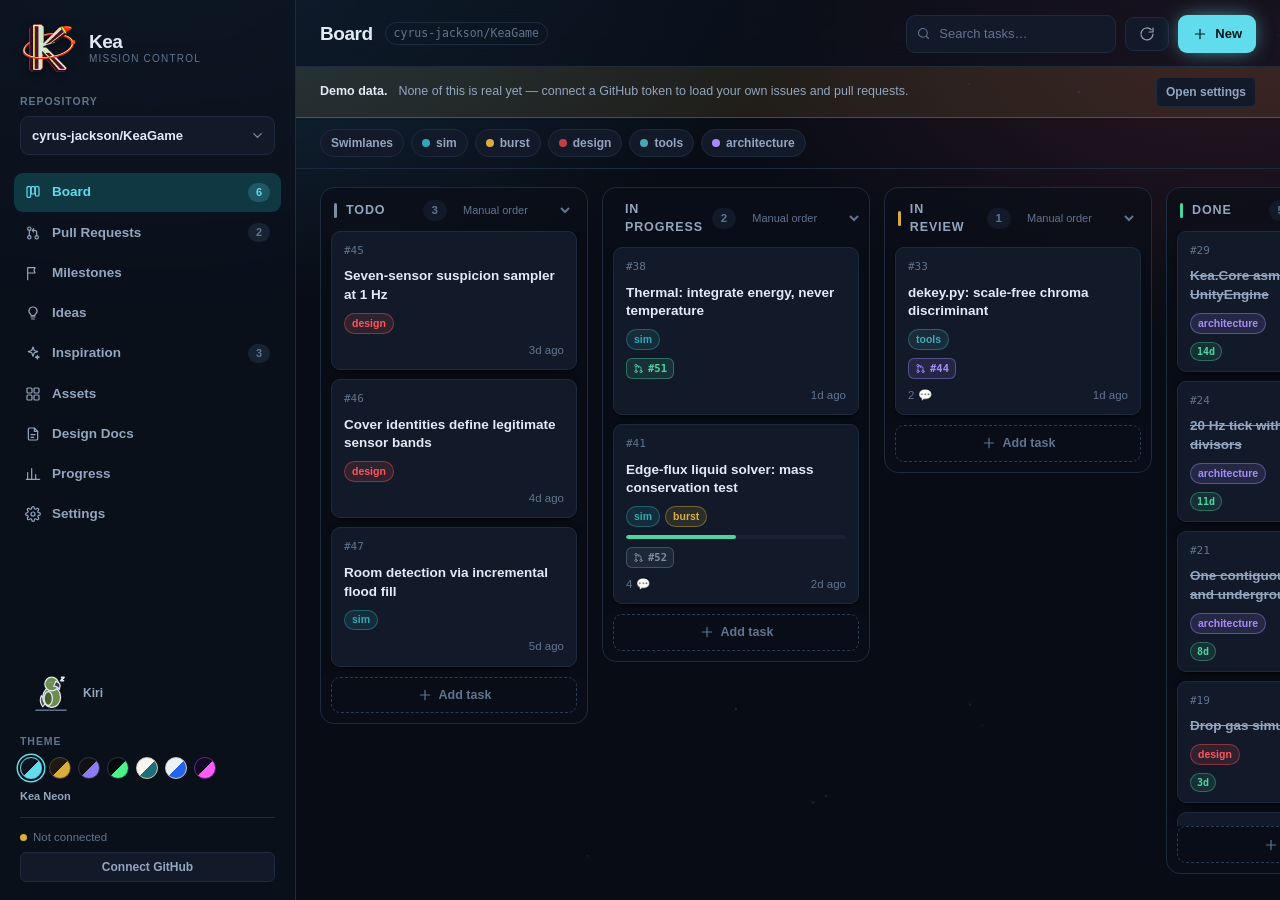
<file: index.html>
<!DOCTYPE html>
<html lang="en" data-theme="neon">
<head>
<meta charset="utf-8">
<meta name="viewport" content="width=device-width, initial-scale=1">
<title>Kea Mission Control</title>
<meta name="description" content="A GitHub-backed board for tasks, pull requests and inspiration.">
<meta name="color-scheme" content="dark light">
<link rel="icon" href="favicon.ico" sizes="any">
<link rel="icon" type="image/png" sizes="32x32" href="assets/logo/k-32.png">
<link rel="icon" type="image/png" sizes="512x512" href="assets/logo/k-512.png">
<link rel="apple-touch-icon" href="assets/logo/apple-touch-icon.png">
<meta property="og:title" content="Kea Mission Control">
<meta property="og:description" content="A GitHub-backed board for tasks, pull requests and inspiration.">
<meta property="og:image" content="assets/logo/kea-wordmark-720.png">
<meta name="twitter:card" content="summary_large_image">
<link rel="stylesheet" href="assets/app.css">
</head>
<body>

<svg class="sprite" aria-hidden="true">
  <symbol id="i-board" viewBox="0 0 24 24"><rect x="3" y="4" width="5.5" height="16" rx="1.5"/><rect x="9.25" y="4" width="5.5" height="11" rx="1.5"/><rect x="15.5" y="4" width="5.5" height="14" rx="1.5"/></symbol>
  <symbol id="i-pr" viewBox="0 0 24 24"><circle cx="6.5" cy="5.5" r="2.5"/><circle cx="6.5" cy="18.5" r="2.5"/><circle cx="17.5" cy="18.5" r="2.5"/><path d="M6.5 8v8M17.5 16v-5a3 3 0 0 0-3-3h-3.5"/><path d="M13 5.5 11 8l2 2.5"/></symbol>
  <symbol id="i-spark" viewBox="0 0 24 24"><path d="M12 3l1.9 5.3L19 10l-5.1 1.7L12 17l-1.9-5.3L5 10l5.1-1.7z"/><path d="M18.5 15.5l.7 2 2 .7-2 .7-.7 2-.7-2-2-.7 2-.7z"/></symbol>
  <symbol id="i-chart" viewBox="0 0 24 24"><path d="M4 20V10M10 20V4M16 20v-7M22 20H2"/></symbol>
  <symbol id="i-cog" viewBox="0 0 24 24"><circle cx="12" cy="12" r="3"/><path d="M19.4 15a1.6 1.6 0 0 0 .3 1.8l.1.1a2 2 0 1 1-2.8 2.8l-.1-.1a1.6 1.6 0 0 0-1.8-.3 1.6 1.6 0 0 0-1 1.5V21a2 2 0 1 1-4 0v-.1A1.6 1.6 0 0 0 9 19.4a1.6 1.6 0 0 0-1.8.3l-.1.1a2 2 0 1 1-2.8-2.8l.1-.1a1.6 1.6 0 0 0 .3-1.8 1.6 1.6 0 0 0-1.5-1H3a2 2 0 1 1 0-4h.1A1.6 1.6 0 0 0 4.6 9a1.6 1.6 0 0 0-.3-1.8l-.1-.1a2 2 0 1 1 2.8-2.8l.1.1a1.6 1.6 0 0 0 1.8.3H9a1.6 1.6 0 0 0 1-1.5V3a2 2 0 1 1 4 0v.1a1.6 1.6 0 0 0 1 1.5 1.6 1.6 0 0 0 1.8-.3l.1-.1a2 2 0 1 1 2.8 2.8l-.1.1a1.6 1.6 0 0 0-.3 1.8V9a1.6 1.6 0 0 0 1.5 1H21a2 2 0 1 1 0 4h-.1a1.6 1.6 0 0 0-1.5 1z"/></symbol>
  <symbol id="i-plus" viewBox="0 0 24 24"><path d="M12 5v14M5 12h14"/></symbol>
  <symbol id="i-refresh" viewBox="0 0 24 24"><path d="M21 12a9 9 0 1 1-2.6-6.4"/><path d="M21 3v6h-6"/></symbol>
  <symbol id="i-search" viewBox="0 0 24 24"><circle cx="11" cy="11" r="7"/><path d="M20 20l-3.6-3.6"/></symbol>
  <symbol id="i-x" viewBox="0 0 24 24"><path d="M18 6 6 18M6 6l12 12"/></symbol>
  <symbol id="i-block" viewBox="0 0 24 24"><circle cx="12" cy="12" r="8.5"/><path d="M6.2 6.2l11.6 11.6"/></symbol>
  <symbol id="i-link" viewBox="0 0 24 24"><path d="M10 13a5 5 0 0 0 7.5.5l3-3A5 5 0 0 0 13.4 3.4l-1.7 1.7"/><path d="M14 11a5 5 0 0 0-7.5-.5l-3 3A5 5 0 0 0 10.6 20.6l1.7-1.7"/></symbol>
  <symbol id="i-image" viewBox="0 0 24 24"><rect x="3" y="4" width="18" height="16" rx="2"/><circle cx="8.5" cy="9.5" r="1.8"/><path d="m21 16-5-5-6.5 7"/></symbol>
  <symbol id="i-trash" viewBox="0 0 24 24"><path d="M4 7h16M10 11v6M14 11v6"/><path d="M6 7l1 13h10l1-13M9 7V4h6v3"/></symbol>
  <symbol id="i-check" viewBox="0 0 24 24"><path d="M20 6 9 17l-5-5"/></symbol>
  <symbol id="i-external" viewBox="0 0 24 24"><path d="M14 4h6v6M20 4l-9 9"/><path d="M18 14v5a2 2 0 0 1-2 2H5a2 2 0 0 1-2-2V8a2 2 0 0 1 2-2h5"/></symbol>
  <symbol id="i-github" viewBox="0 0 24 24"><path d="M12 2a10 10 0 0 0-3.2 19.5c.5.1.7-.2.7-.5v-1.8c-2.8.6-3.4-1.3-3.4-1.3-.5-1.2-1.1-1.5-1.1-1.5-.9-.6.1-.6.1-.6 1 .1 1.5 1 1.5 1 .9 1.6 2.4 1.1 3 .9.1-.7.4-1.1.6-1.4-2.2-.3-4.6-1.1-4.6-5 0-1.1.4-2 1-2.7-.1-.3-.4-1.3.1-2.7 0 0 .8-.3 2.7 1a9.4 9.4 0 0 1 5 0c1.9-1.3 2.7-1 2.7-1 .5 1.4.2 2.4.1 2.7.6.7 1 1.6 1 2.7 0 3.9-2.4 4.7-4.6 5 .4.3.7.9.7 1.9v2.8c0 .3.2.6.7.5A10 10 0 0 0 12 2z" fill="currentColor" stroke="none"/></symbol>
  <symbol id="i-bulb" viewBox="0 0 24 24"><path d="M9 18h6M10 21h4"/><path d="M12 3a6 6 0 0 0-3.5 10.9c.5.4.8 1 .8 1.6V16h5.4v-.5c0-.6.3-1.2.8-1.6A6 6 0 0 0 12 3z"/></symbol>
  <symbol id="i-grid" viewBox="0 0 24 24"><rect x="3" y="3" width="7.5" height="7.5" rx="1.5"/><rect x="13.5" y="3" width="7.5" height="7.5" rx="1.5"/><rect x="3" y="13.5" width="7.5" height="7.5" rx="1.5"/><rect x="13.5" y="13.5" width="7.5" height="7.5" rx="1.5"/></symbol>
  <symbol id="i-flag" viewBox="0 0 24 24"><path d="M4 22V4M4 4h11l-1.5 4L15 12H4"/></symbol>
  <symbol id="i-doc" viewBox="0 0 24 24"><path d="M14 3H7a2 2 0 0 0-2 2v14a2 2 0 0 0 2 2h10a2 2 0 0 0 2-2V8z"/><path d="M14 3v5h5M9 13h6M9 17h4"/></symbol>
  <symbol id="i-copy" viewBox="0 0 24 24"><rect x="9" y="9" width="12" height="12" rx="2"/><path d="M5 15H4a2 2 0 0 1-2-2V4a2 2 0 0 1 2-2h9a2 2 0 0 1 2 2v1"/></symbol>
  <symbol id="i-bolt" viewBox="0 0 24 24"><path d="M13 2 4 14h7l-1 8 9-12h-7z"/></symbol>
  <symbol id="i-menu" viewBox="0 0 24 24"><path d="M4 6h16M4 12h16M4 18h16"/></symbol>
  <symbol id="i-drag" viewBox="0 0 24 24"><circle cx="9" cy="6" r="1.4" fill="currentColor" stroke="none"/><circle cx="15" cy="6" r="1.4" fill="currentColor" stroke="none"/><circle cx="9" cy="12" r="1.4" fill="currentColor" stroke="none"/><circle cx="15" cy="12" r="1.4" fill="currentColor" stroke="none"/><circle cx="9" cy="18" r="1.4" fill="currentColor" stroke="none"/><circle cx="15" cy="18" r="1.4" fill="currentColor" stroke="none"/></symbol>
</svg>

<div class="app" id="app">

  <aside class="sidebar">
    <div class="brand">
      <i class="k-mark" id="kMark" aria-hidden="true"></i>
      <div class="brand-text"><b>Kea</b><span>mission control</span></div>
    </div>

    <div class="repo-picker">
      <label class="micro">Repository</label>
      <select id="repoSelect" class="select"></select>
    </div>

    <nav class="nav" id="nav">
      <button class="nav-item is-active" data-view="board"><svg><use href="#i-board"/></svg><span>Board</span><i class="nav-count" id="cntBoard"></i></button>
      <button class="nav-item" data-view="prs"><svg><use href="#i-pr"/></svg><span>Pull Requests</span><i class="nav-count" id="cntPrs"></i></button>
      <button class="nav-item" data-view="milestones"><svg><use href="#i-flag"/></svg><span>Milestones</span><i class="nav-count" id="cntMs"></i></button>
      <button class="nav-item" data-view="ideas"><svg><use href="#i-bulb"/></svg><span>Ideas</span><i class="nav-count" id="cntIdeas"></i></button>
      <button class="nav-item" data-view="inspiration"><svg><use href="#i-spark"/></svg><span>Inspiration</span><i class="nav-count" id="cntInsp"></i></button>
      <button class="nav-item" data-view="assets"><svg><use href="#i-grid"/></svg><span>Assets</span><i class="nav-count" id="cntAssets"></i></button>
      <button class="nav-item" data-view="docs"><svg><use href="#i-doc"/></svg><span>Design Docs</span></button>
      <button class="nav-item" data-view="progress"><svg><use href="#i-chart"/></svg><span>Progress</span></button>
      <button class="nav-item" data-view="settings"><svg><use href="#i-cog"/></svg><span>Settings</span></button>
    </nav>

    <div class="sidebar-foot">
      <button class="pet" id="pet" title="Kiri">
        <svg viewBox="0 0 64 64" aria-hidden="true">
          <line x1="10" y1="57" x2="54" y2="57" class="pet-perch"/>
          <path d="M20 52 Q14 44 18 36 L26 44 Z" class="pet-tail"/>
          <ellipse cx="33" cy="38" rx="13" ry="15" class="pet-body"/>
          <ellipse cx="28" cy="40" rx="6" ry="10" class="pet-wing"/>
          <g class="pet-wing-l"><path d="M27 30 L7 20 Q4 19 6 22 L21 41 Q26 39 27 34 Z"/></g>
          <circle cx="33" cy="19" r="10" class="pet-body"/>
          <path d="M39 15 Q48 17 44 27 Q42 22 36 22 Z" class="pet-beak"/>
          <g class="pet-eye"><circle cx="30" cy="17" r="2.4" class="pet-eye-ball"/><circle cx="30.8" cy="16.2" r="0.8" class="pet-eye-glint"/></g>
          <path d="M29 53 L29 57 M37 53 L37 57" class="pet-feet"/>
          <text x="46" y="14" class="pet-zzz">z</text>
        </svg>
        <span class="pet-name" id="petName">Kiri</span>
      </button>
      <div class="theme-row">
        <label class="micro">Theme</label>
        <div class="theme-dots" id="themeDots"></div>
      </div>
      <div class="conn" id="conn"></div>
    </div>
  </aside>

  <main class="main">
    <header class="topbar">
      <div class="topbar-left">
        <button class="btn btn-ghost menu-btn" id="btnMenu" aria-label="Menu"><svg><use href="#i-menu"/></svg></button>
        <h1 class="view-title" id="viewTitle">Board</h1>
        <span class="repo-chip" id="repoChip"></span>
      </div>
      <div class="topbar-right">
        <div class="search">
          <svg><use href="#i-search"/></svg>
          <input id="search" type="search" placeholder="Search tasks…" autocomplete="off">
        </div>
        <button class="btn btn-ghost" id="btnRefresh" title="Refresh from GitHub"><svg><use href="#i-refresh"/></svg></button>
        <button class="btn btn-primary" id="btnNew"><svg><use href="#i-plus"/></svg><span>New</span></button>
      </div>
    </header>

    <div class="filters" id="filters"></div>

    <div class="views">
      <section class="view" id="view-board"><div class="board" id="board"></div></section>
      <section class="view" id="view-prs" hidden><div class="pr-wrap" id="prWrap"></div></section>
      <section class="view" id="view-ideas" hidden><div id="ideasWrap"></div></section>
      <section class="view" id="view-inspiration" hidden><div id="inspWrap"></div></section>
      <section class="view" id="view-milestones" hidden><div id="msWrap"></div></section>
      <section class="view" id="view-assets" hidden><div id="assetsWrap"></div></section>
      <section class="view" id="view-docs" hidden><div id="docsWrap"></div></section>
      <section class="view" id="view-progress" hidden><div id="progWrap"></div></section>
      <section class="view" id="view-settings" hidden><div id="setWrap"></div></section>
    </div>
  </main>
</div>

<div class="scrim" id="scrim" hidden></div>
<div class="toasts" id="toasts"></div>
<div class="modal-root" id="modalRoot" hidden></div>
<div class="drag-ghost" id="dragGhost" hidden></div>

<script src="assets/js/core.js"></script>
<script src="assets/js/board.js"></script>
<script src="assets/js/views.js"></script>
<script src="assets/js/extras.js"></script>
</body>
</html>
</file>
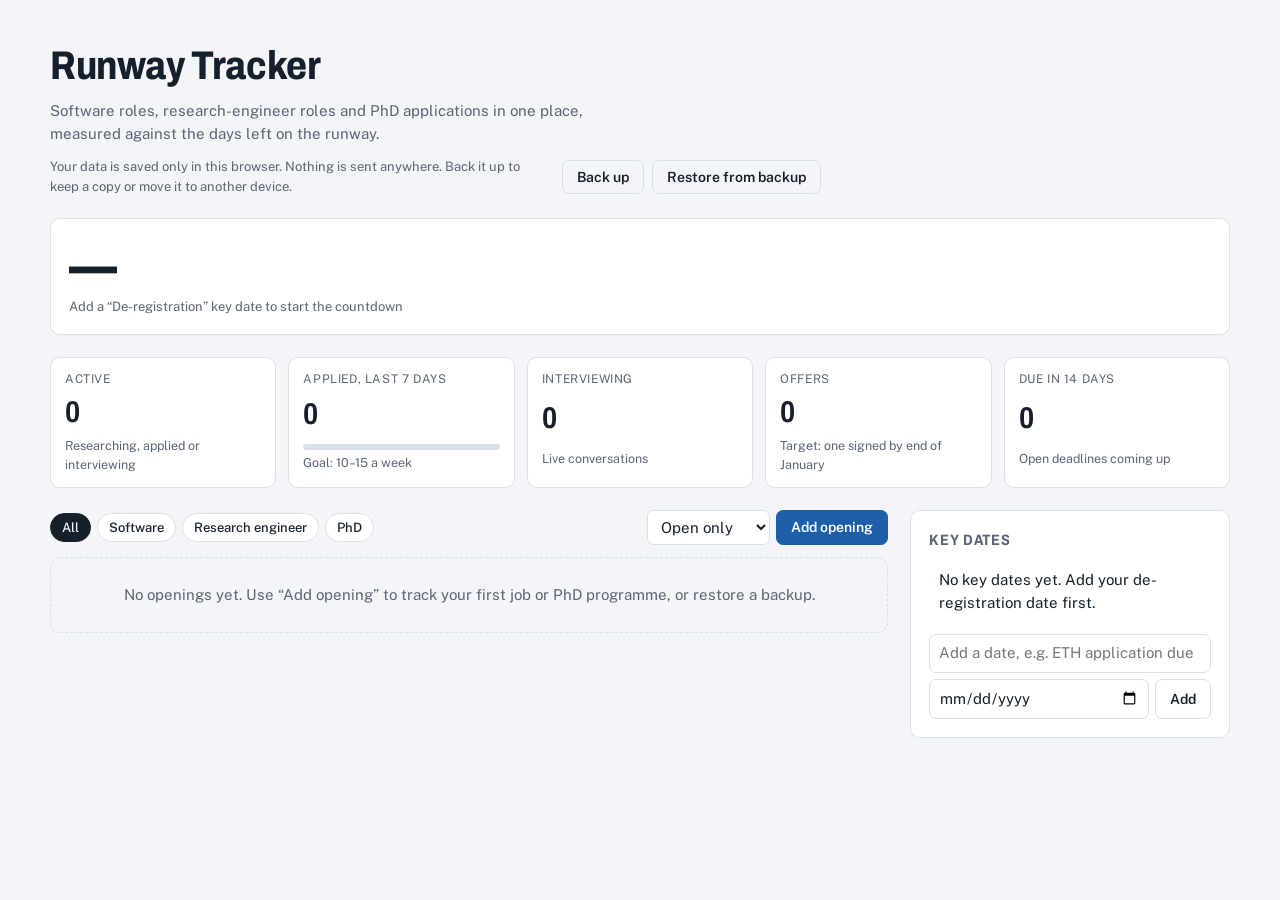
<file: runway/index.html>
<!doctype html>
<html lang="en">
<head>
<meta charset="utf-8">
<meta name="viewport" content="width=device-width, initial-scale=1, viewport-fit=cover">
<title>Runway Tracker</title>
<link rel="preconnect" href="https://fonts.googleapis.com">
<link rel="stylesheet" href="https://fonts.googleapis.com/css2?family=Archivo:wdth,wght@75..100,500..800&family=IBM+Plex+Mono:wght@400;500&family=Public+Sans:wght@400;500;600&display=swap">
<style>
/* Layout: a runway timeline across the top, pipeline summary, then a scannable list of openings beside a milestones column. */
:root{
  --bg:#F3F5F8; --panel:#FFFFFF; --ink:#16202C; --muted:#5A6576; --line:#DAE0E8;
  --accent:#1D5FA8; --accent-soft:#E2ECF8; --ok:#1F7A4D; --ok-soft:#E1F2E8;
  --warn:#A9620C; --warn-soft:#FBEEDB; --bad:#B3362E; --bad-soft:#F8E3E1; --idle:#77818F;
  --display:"Archivo","Arial Narrow",system-ui,sans-serif;
  --body:"Public Sans",system-ui,-apple-system,"Segoe UI",sans-serif;
  --mono:"IBM Plex Mono",ui-monospace,"SFMono-Regular",Menlo,monospace;
}
@media (prefers-color-scheme: dark){:root:not([data-theme="light"]){
  --bg:#0E141B; --panel:#151D27; --ink:#E5EAF0; --muted:#97A2B2; --line:#263242;
  --accent:#7DB0EC; --accent-soft:#1A2A3F; --ok:#5DC28F; --ok-soft:#163024;
  --warn:#E4A24C; --warn-soft:#352816; --bad:#EA7A70; --bad-soft:#3A1D1B; --idle:#8A95A4; color-scheme:dark}}
:root[data-theme="dark"]{
  --bg:#0E141B; --panel:#151D27; --ink:#E5EAF0; --muted:#97A2B2; --line:#263242;
  --accent:#7DB0EC; --accent-soft:#1A2A3F; --ok:#5DC28F; --ok-soft:#163024;
  --warn:#E4A24C; --warn-soft:#352816; --bad:#EA7A70; --bad-soft:#3A1D1B; --idle:#8A95A4; color-scheme:dark}
body{background:var(--bg);color:var(--ink);font-family:var(--body);font-size:15px;line-height:1.5}
.wrap{max-width:1180px;margin:0 auto;padding-block:28px 56px;padding-left:max(16px,env(safe-area-inset-left,0px));padding-right:max(16px,env(safe-area-inset-right,0px));display:grid;gap:22px}
h1,h2{font-family:var(--display);font-stretch:85%;margin:0;text-wrap:balance}
h1{font-size:clamp(28px,4vw,40px);font-weight:750;letter-spacing:-.01em}
h2{font-size:15px;font-weight:700;letter-spacing:.06em;text-transform:uppercase;color:var(--muted)}
.lede{margin:4px 0 0;color:var(--muted);max-width:62ch}
.mono{font-family:var(--mono);font-variant-numeric:tabular-nums}
.panel{background:var(--panel);border:1px solid var(--line);border-radius:10px;padding:18px}
/* runway */
.runway{display:grid;grid-template-columns:auto 1fr;gap:24px;align-items:center}
.days{display:grid;gap:2px}
.days b{font-family:var(--display);font-stretch:75%;font-size:64px;line-height:.9;font-weight:800;font-variant-numeric:tabular-nums}
.days span{font-size:13px;color:var(--muted)}
#timeline{min-width:0}
#timeline svg{display:block;width:100%;height:auto;overflow:visible}
@media (max-width:640px){.runway{grid-template-columns:1fr;gap:12px}.days b{font-size:52px}}
/* stats */
.stats{display:grid;grid-template-columns:repeat(auto-fit,minmax(150px,1fr));gap:12px}
.stat{background:var(--panel);border:1px solid var(--line);border-radius:10px;padding:12px 14px;display:grid;gap:2px}
@media (max-width:560px){.stats{grid-template-columns:1fr 1fr}.stats .stat:last-child{grid-column:1/-1}}
.stat .k{font-size:12px;letter-spacing:.05em;text-transform:uppercase;color:var(--muted)}
.stat .v{font-family:var(--display);font-stretch:80%;font-size:30px;font-weight:700;font-variant-numeric:tabular-nums}
.stat .s{font-size:12.5px;color:var(--muted)}
.meter{height:6px;border-radius:3px;background:var(--line);overflow:hidden;margin-top:4px}
.meter i{display:block;height:100%;background:var(--accent)}
/* main */
.main{display:grid;grid-template-columns:minmax(0,1fr) 320px;gap:22px;align-items:start}
@media (max-width:900px){.main{grid-template-columns:minmax(0,1fr)}}
.toolbar{display:flex;flex-wrap:wrap;gap:8px;align-items:center;justify-content:space-between;margin-bottom:12px}
.chips{display:flex;flex-wrap:wrap;gap:6px}
.chip{font:500 13px var(--body);padding:6px 11px;border-radius:999px;border:1px solid var(--line);background:var(--panel);color:var(--ink);cursor:pointer}
.chip[aria-pressed="true"]{background:var(--ink);color:var(--bg);border-color:var(--ink)}
select,input,textarea{font:inherit;color:var(--ink);background:var(--panel);border:1px solid var(--line);border-radius:7px;padding:7px 9px;min-width:0}
textarea{resize:vertical;min-height:70px}
button{font:inherit;cursor:pointer}
.btn{font:600 14px var(--body);padding:8px 14px;border-radius:7px;border:1px solid var(--accent);background:var(--accent);color:var(--panel)}
.btn.ghost{background:transparent;color:var(--ink);border-color:var(--line)}
.btn.danger{background:transparent;color:var(--bad);border-color:var(--bad)}
.btn:disabled{opacity:.5;cursor:not-allowed}
:focus-visible{outline:2px solid var(--accent);outline-offset:2px}
/* list */
#list{display:grid;gap:10px}
.row{background:var(--panel);border:1px solid var(--line);border-left:4px solid var(--rowc,var(--line));border-radius:10px;padding:13px 15px;display:grid;grid-template-columns:minmax(0,1fr) auto;gap:6px 14px}
.row .who{display:grid;gap:2px;min-width:0}
.row .org{font-weight:600;font-size:16px;overflow-wrap:anywhere}
.row .role{color:var(--muted);overflow-wrap:anywhere}
.row .side{display:grid;gap:6px;justify-items:end;align-content:start}
.row .meta{grid-column:1/-1;display:flex;flex-wrap:wrap;gap:6px 14px;font-size:13px;color:var(--muted);align-items:center}
.row .next{grid-column:1/-1;font-size:14px;overflow-wrap:anywhere}
.row .next b{font-weight:600}
.tag{font:500 12px var(--body);padding:2px 8px;border-radius:999px;background:var(--accent-soft);color:var(--accent)}
.tag.sugg{background:transparent;border:1px dashed var(--line);color:var(--muted)}
.due{font-family:var(--mono);font-size:12.5px}
.due.soon{color:var(--warn);font-weight:500}
.due.past{color:var(--bad)}
.status{font:600 13px var(--body);border-radius:999px;padding:4px 10px}
.row a{color:var(--accent)}
.edit{background:none;border:0;color:var(--muted);text-decoration:underline;font-size:13px;padding:0}
@media (max-width:520px){.row{grid-template-columns:minmax(0,1fr)}.row .side{justify-items:start;grid-auto-flow:column;justify-content:start}}
.empty{border:1px dashed var(--line);border-radius:10px;padding:26px;text-align:center;color:var(--muted)}
/* milestones */
#miles{display:grid;gap:2px;margin:10px 0 0;padding:0;list-style:none}
#miles li{display:grid;grid-template-columns:auto minmax(0,1fr) auto;gap:10px;align-items:start;padding:8px 0;border-bottom:1px solid var(--line)}
#miles li:last-child{border-bottom:0}
#miles .mt{overflow-wrap:anywhere}
#miles .done .mt{text-decoration:line-through;color:var(--muted)}
#miles .md{font-family:var(--mono);font-size:12.5px;color:var(--muted);white-space:nowrap}
.addm{display:grid;grid-template-columns:minmax(0,1fr) auto;gap:6px;margin-top:12px}
.addm input[type=text]{grid-column:1/-1}
/* dialog */
dialog{border:1px solid var(--line);border-radius:12px;background:var(--panel);color:var(--ink);padding:0;width:min(560px,calc(100vw - 32px));max-height:calc(100dvh - 32px)}
dialog::backdrop{background:rgb(10 15 22 / .45)}
dialog form{display:grid;gap:12px;padding:20px}
.grid2{display:grid;grid-template-columns:1fr 1fr;gap:12px}
@media (max-width:480px){.grid2{grid-template-columns:1fr}}
label{display:grid;gap:4px;font-size:13px;color:var(--muted)}
label > input,label > select,label > textarea{color:var(--ink)}
.dlg-actions{display:flex;flex-wrap:wrap;gap:8px;justify-content:space-between}
.dlg-actions div{display:flex;gap:8px}
.store{display:flex;flex-wrap:wrap;align-items:center;gap:10px 16px;margin-top:12px}
.store-note{margin:0;font-size:13px;color:var(--muted);max-width:62ch;flex:1 1 280px}
.store-actions{display:flex;flex-wrap:wrap;gap:8px}
#toast{position:fixed;left:50%;bottom:calc(20px + env(safe-area-inset-bottom,0px));transform:translateX(-50%);background:var(--ink);color:var(--bg);padding:9px 14px;border-radius:8px;font-size:14px;max-width:calc(100vw - 32px)}
@media (prefers-reduced-motion:no-preference){.row{transition:border-color .2s}}
</style>
</head>
<body>

<div class="wrap">
  <header>
    <h1>Runway Tracker</h1>
    <p class="lede">Software roles, research-engineer roles and PhD applications in one place, measured against the days left on the runway.</p>
    <div class="store">
      <p class="store-note">Your data is saved only in this browser. Nothing is sent anywhere. Back it up to keep a copy or move it to another device.</p>
      <div class="store-actions">
        <button class="btn ghost" id="exportBtn" type="button">Back up</button>
        <button class="btn ghost" id="importBtn" type="button">Restore from backup</button>
        <input type="file" id="importFile" accept="application/json,.json" hidden>
      </div>
    </div>
  </header>

  <section class="panel runway" aria-label="Runway">
    <div class="days"><b id="daysLeft">—</b><span id="daysLabel">days until de-registration</span></div>
    <div id="timeline" aria-hidden="true"></div>
  </section>

  <section class="stats" aria-label="Pipeline summary">
    <div class="stat"><span class="k">Active</span><span class="v" id="sActive">—</span><span class="s">Researching, applied or interviewing</span></div>
    <div class="stat"><span class="k">Applied, last 7 days</span><span class="v" id="sWeek">—</span><div class="meter"><i id="sWeekBar" style="width:0"></i></div><span class="s">Goal: 10–15 a week</span></div>
    <div class="stat"><span class="k">Interviewing</span><span class="v" id="sInt">—</span><span class="s">Live conversations</span></div>
    <div class="stat"><span class="k">Offers</span><span class="v" id="sOffer">—</span><span class="s">Target: one signed by end of January</span></div>
    <div class="stat"><span class="k">Due in 14 days</span><span class="v" id="sDue">—</span><span class="s">Open deadlines coming up</span></div>
  </section>

  <div class="main">
    <section aria-label="Openings">
      <div class="toolbar">
        <div class="chips" id="trackChips" role="group" aria-label="Track">
          <button class="chip" data-track="all" aria-pressed="true">All</button>
          <button class="chip" data-track="software" aria-pressed="false">Software</button>
          <button class="chip" data-track="research" aria-pressed="false">Research engineer</button>
          <button class="chip" data-track="phd" aria-pressed="false">PhD</button>
        </div>
        <div class="chips">
          <select id="statusFilter" aria-label="Show">
            <option value="active">Open only</option>
            <option value="all">Everything</option>
            <option value="closed">Closed only</option>
          </select>
          <button class="btn" id="addBtn" type="button">Add opening</button>
        </div>
      </div>
      <div id="list"><div class="empty">Loading your openings…</div></div>
    </section>

    <aside class="panel" aria-label="Key dates">
      <h2>Key dates</h2>
      <ul id="miles"><li><span></span><span class="mt" style="color:var(--muted)">Loading key dates…</span><span></span></li></ul>
      <form class="addm" id="mileForm">
        <input type="text" id="mileTitle" placeholder="Add a date, e.g. ETH application due" aria-label="Key date title" required>
        <input type="date" id="mileDate" aria-label="Key date" required>
        <button class="btn ghost" type="submit">Add</button>
      </form>
    </aside>
  </div>
</div>

<dialog id="editor">
  <form id="editForm" method="dialog">
    <h2 id="editTitle">Add opening</h2>
    <div class="grid2">
      <label>Organisation<input id="fOrg" required></label>
      <label>Role or programme<input id="fRole" required></label>
    </div>
    <div class="grid2">
      <label>Track<select id="fTrack"><option value="software">Software</option><option value="research">Research engineer</option><option value="phd">PhD</option></select></label>
      <label>Status<select id="fStatus"></select></label>
    </div>
    <div class="grid2">
      <label>Location<input id="fLoc" placeholder="Stuttgart, remote, US…"></label>
      <label>Link<input id="fLink" type="url" placeholder="https://"></label>
    </div>
    <div class="grid2">
      <label>Application deadline<input id="fDeadline" type="date"></label>
      <label>Date applied<input id="fApplied" type="date"></label>
    </div>
    <label>Next step<input id="fNext" placeholder="Ask a former manager for a referral, finish SOP draft…"></label>
    <label>Notes<textarea id="fNotes" placeholder="Contact, salary range, visa notes, lab fit…"></textarea></label>
    <div class="dlg-actions">
      <button class="btn danger" type="button" id="delBtn" hidden>Delete</button>
      <div><button class="btn ghost" type="button" id="cancelBtn">Cancel</button><button class="btn" type="submit" id="saveBtn">Save</button></div>
    </div>
  </form>
</dialog>
<div id="toast" role="status" hidden></div>

<script>
(function(){
const STATUSES=[["idea","Researching"],["applied","Applied"],["interview","Interviewing"],["offer","Offer"],["rejected","Rejected"],["withdrawn","Withdrawn"]];
const STATUS_LABEL=Object.fromEntries(STATUSES);
const STATUS_ORDER=Object.fromEntries(STATUSES.map((s,i)=>[s[0],i]));
const OPEN=new Set(["idea","applied","interview","offer"]);
const TRACK_LABEL={software:"Software",research:"Research engineer",phd:"PhD"};
const STATUS_STYLE={idea:["var(--line)","transparent","var(--muted)"],applied:["var(--accent)","var(--accent-soft)","var(--accent)"],interview:["var(--warn)","var(--warn-soft)","var(--warn)"],offer:["var(--ok)","var(--ok-soft)","var(--ok)"],rejected:["var(--bad)","var(--bad-soft)","var(--bad)"],withdrawn:["var(--line)","transparent","var(--idle)"]};

let db=null, openings=[], milestones=[], gotOpen=false, gotMiles=false;
let track="all", show="active", editingId=null, deleteArmed=false;
const $=id=>document.getElementById(id);

function h(tag,attrs,...kids){const el=document.createElement(tag);for(const [k,v] of Object.entries(attrs||{})){if(v==null||v===false)continue;if(k==="class")el.className=v;else if(k==="text")el.textContent=v;else if(k.startsWith("on"))el.addEventListener(k.slice(2),v);else if(k==="style")el.setAttribute("style",v);else el.setAttribute(k,v===true?"":v);}for(const c of kids){if(c==null)continue;el.append(c.nodeType?c:document.createTextNode(String(c)));}return el;}
function today(){const t=new Date();t.setHours(0,0,0,0);return t;}
function parseDay(s){if(!s||!/^\d{4}-\d{2}-\d{2}$/.test(s))return null;const [y,m,d]=s.split("-").map(Number);return new Date(y,m-1,d);}
function daysUntil(s){const d=parseDay(s);return d?Math.round((d-today())/86400000):null;}
function fmt(s){const d=parseDay(s);return d?d.toLocaleDateString("en-GB",{day:"numeric",month:"short",year:"numeric"}):"";}
function safeUrl(u){try{const x=new URL(u);return (x.protocol==="https:"||x.protocol==="http:")?x.href:null;}catch(e){return null;}}
function isoToday(){const t=today();return t.getFullYear()+"-"+String(t.getMonth()+1).padStart(2,"0")+"-"+String(t.getDate()).padStart(2,"0");}
let toastTimer;function toast(msg){const t=$("toast");t.textContent=msg;t.hidden=false;clearTimeout(toastTimer);toastTimer=setTimeout(()=>t.hidden=true,3200);}
function failMsg(e){if(e&&e.code==="quota_exceeded")return "Storage is full. Delete a few old openings and try again.";if(e&&(e.code==="invalid_argument"))return "Couldn't save that change.";return "Couldn't save. Check your connection and try again.";}

/* ---------- runway ---------- */
function runwayEnd(){const dereg=milestones.find(m=>/de-?registration/i.test(m.title||""));if(dereg&&parseDay(dereg.date))return dereg;return null;}
function renderRunway(){
  const end=runwayEnd();
  if(!end){$("daysLeft").textContent="—";$("daysLabel").textContent=gotMiles?"Add a “De-registration” key date to start the countdown":"days until de-registration";}
  else{const n=daysUntil(end.date);$("daysLeft").textContent=String(Math.max(n,0));$("daysLabel").textContent=(n>=0?"days until de-registration · ":"de-registration passed · ")+fmt(end.date);}
  drawTimeline(end);
}
function drawTimeline(end){
  const box=$("timeline");box.textContent="";
  const pts=milestones.filter(m=>parseDay(m.date));
  const start=today();
  let last=end?parseDay(end.date):null;
  for(const m of pts){const d=parseDay(m.date);if(!last||d>last)last=d;}
  if(!last||last<=start){return;}
  const W=Math.max(box.clientWidth||600,260), H=86, padL=6, padR=6, y=38;
  const span=last-start, x=d=>padL+(Math.min(Math.max(d-start,0),span)/span)*(W-padL-padR);
  const NS="http://www.w3.org/2000/svg";
  const svg=document.createElementNS(NS,"svg");svg.setAttribute("viewBox",`0 0 ${W} ${H}`);svg.setAttribute("width","100%");
  const el=(n,a)=>{const e=document.createElementNS(NS,n);for(const k in a)e.setAttribute(k,a[k]);return e;};
  svg.append(el("line",{x1:padL,x2:W-padR,y1:y,y2:y,stroke:"var(--line)","stroke-width":6,"stroke-linecap":"round"}));
  // month ticks
  const m0=new Date(start.getFullYear(),start.getMonth()+1,1);
  const narrow=W<460;
  for(let d=new Date(m0);d<=last;d=new Date(d.getFullYear(),d.getMonth()+1,1)){
    const xx=x(d);svg.append(el("line",{x1:xx,x2:xx,y1:y+6,y2:y+12,stroke:"var(--muted)","stroke-width":1}));
    if(!narrow||d.getMonth()%2===0){const t=el("text",{x:xx,y:y+26,"text-anchor":"middle","font-size":11,fill:"var(--muted)","font-family":"IBM Plex Mono, monospace"});t.textContent=d.toLocaleDateString("en-GB",{month:"short"});svg.append(t);}
  }
  // today
  svg.append(el("circle",{cx:padL+1,cy:y,r:6,fill:"var(--accent)"}));
  const tt=el("text",{x:padL,y:y-14,"font-size":11,fill:"var(--accent)","font-family":"Public Sans, sans-serif","font-weight":600});tt.textContent="Today";svg.append(tt);
  // milestones
  const sorted=pts.slice().sort((a,b)=>parseDay(a.date)-parseDay(b.date));
  sorted.forEach((m,i)=>{const d=parseDay(m.date);if(d<start)return;const xx=x(d);const isEnd=end&&m.id===end.id;
    svg.append(el("line",{x1:xx,x2:xx,y1:y-8,y2:y+8,stroke:isEnd?"var(--bad)":(m.done?"var(--ok)":"var(--warn)"),"stroke-width":isEnd?3:2}));
    const t=el("title",{});t.textContent=m.title+" · "+fmt(m.date);svg.lastChild.append(t);
  });
  if(end){const xx=x(parseDay(end.date));const lbl=el("text",{x:xx,y:y-14,"text-anchor":"end","font-size":11,fill:"var(--bad)","font-family":"Public Sans, sans-serif","font-weight":600});lbl.textContent="Runway ends";svg.append(lbl);}
  box.append(svg);
}

/* ---------- stats ---------- */
function renderStats(){
  const open=openings.filter(o=>OPEN.has(o.status));
  $("sActive").textContent=gotOpen?String(open.filter(o=>o.status!=="offer").length):"—";
  const wk=openings.filter(o=>{const n=daysUntil(o.applied);return n!=null&&n<=0&&n>=-6;}).length;
  $("sWeek").textContent=gotOpen?String(wk):"—";
  $("sWeekBar").style.width=Math.min(100,wk/10*100)+"%";
  $("sInt").textContent=gotOpen?String(openings.filter(o=>o.status==="interview").length):"—";
  $("sOffer").textContent=gotOpen?String(openings.filter(o=>o.status==="offer").length):"—";
  $("sDue").textContent=gotOpen?String(openings.filter(o=>OPEN.has(o.status)&&o.status!=="offer"&&(()=>{const n=daysUntil(o.deadline);return n!=null&&n>=0&&n<=14;})()).length):"—";
}

/* ---------- list ---------- */
function renderList(){
  const list=$("list");list.textContent="";
  if(!db){list.append(h("div",{class:"empty",text:"Saving isn't available in this browser."}));return;}
  if(!gotOpen){list.append(h("div",{class:"empty",text:"Loading your openings…"}));return;}
  let rows=openings.filter(o=>track==="all"||o.track===track);
  if(show==="active")rows=rows.filter(o=>OPEN.has(o.status));else if(show==="closed")rows=rows.filter(o=>!OPEN.has(o.status));
  rows.sort((a,b)=>rank(a)-rank(b)||((daysUntil(a.deadline)??9999)-(daysUntil(b.deadline)??9999)));
  if(!rows.length){list.append(h("div",{class:"empty"},openings.length?"Nothing matches these filters.":"No openings yet. Use “Add opening” to track your first job or PhD programme, or restore a backup."));return;}
  for(const o of rows)list.append(rowEl(o));
}
function rank(o){return {offer:0,interview:1,applied:2,idea:3,rejected:4,withdrawn:5}[o.status]??3;}
function rowEl(o){
  const st=STATUS_STYLE[o.status]||STATUS_STYLE.idea;
  const sel=h("select",{class:"status","aria-label":"Status for "+(o.org||"opening"),style:`border:1px solid ${st[0]};background:${st[1]};color:${st[2]}`,onchange:e=>setStatus(o,e.target.value)});
  for(const [v,l] of STATUSES){const op=h("option",{value:v,text:l});if(v===o.status)op.selected=true;sel.append(op);}
  const n=daysUntil(o.deadline);
  let due=null;
  if(o.deadline){const cls="due"+(n<0?" past":(n<=14?" soon":""));due=h("span",{class:cls,text:"Due "+fmt(o.deadline)+(OPEN.has(o.status)&&o.status!=="offer"?(n<0?" · passed":n===0?" · today":" · "+n+"d"):"")});}
  const link=safeUrl(o.link);
  return h("article",{class:"row",style:"--rowc:"+st[0]},
    h("div",{class:"who"},h("span",{class:"org",text:o.org||"Untitled"}),h("span",{class:"role",text:o.role||""})),
    h("div",{class:"side"},sel,h("button",{class:"edit",type:"button",onclick:()=>openEditor(o),text:"Edit"})),
    h("div",{class:"meta"},
      h("span",{class:"tag",text:TRACK_LABEL[o.track]||"Other"}),
      o.suggested?h("span",{class:"tag sugg",text:"Suggested to check"}):null,
      o.location?h("span",{text:o.location}):null,
      due,
      o.applied?h("span",{class:"due",text:"Applied "+fmt(o.applied)}):null,
      link?h("a",{href:link,target:"_blank",rel:"noopener",text:"Posting ↗"}):null),
    o.nextStep?h("div",{class:"next"},h("b",{text:"Next: "}),o.nextStep):null
  );
}
async function setStatus(o,v){
  const patch={status:v,updatedAt:new Date().toISOString(),suggested:false};
  if(v==="applied"&&!o.applied)patch.applied=isoToday();
  try{await db.collection("openings").doc(o.id).update(patch);toast("Marked "+STATUS_LABEL[v].toLowerCase());}catch(e){toast(failMsg(e));renderList();}
}

/* ---------- editor ---------- */
const fStatus=$("fStatus");for(const [v,l] of STATUSES)fStatus.append(h("option",{value:v,text:l}));
function openEditor(o){
  editingId=o?o.id:null;deleteArmed=false;
  $("editTitle").textContent=o?"Edit opening":"Add opening";
  $("fOrg").value=o?.org||"";$("fRole").value=o?.role||"";$("fTrack").value=o?.track||(track!=="all"?track:"software");
  $("fStatus").value=o?.status||"idea";$("fLoc").value=o?.location||"";$("fLink").value=o?.link||"";
  $("fDeadline").value=o?.deadline||"";$("fApplied").value=o?.applied||"";$("fNext").value=o?.nextStep||"";$("fNotes").value=o?.notes||"";
  const d=$("delBtn");d.hidden=!o;d.textContent="Delete";
  try{$("editor").showModal();}catch(e){$("editor").setAttribute("open","");}
  $("fOrg").focus();
}
function closeEditor(){try{$("editor").close();}catch(e){$("editor").removeAttribute("open");}editingId=null;}
$("cancelBtn").addEventListener("click",closeEditor);
$("addBtn").addEventListener("click",()=>{if(!db){toast("Saving isn't available in this browser.");return;}openEditor(null);});
$("editForm").addEventListener("submit",async e=>{
  e.preventDefault();if(!db)return;
  const now=new Date().toISOString();
  const prev=editingId?openings.find(o=>o.id===editingId):null;
  let status=$("fStatus").value, applied=$("fApplied").value;
  if(status==="applied"&&!applied)applied=isoToday();
  const body={org:$("fOrg").value.trim(),role:$("fRole").value.trim(),track:$("fTrack").value,status,location:$("fLoc").value.trim(),link:$("fLink").value.trim(),deadline:$("fDeadline").value,applied,nextStep:$("fNext").value.trim(),notes:$("fNotes").value.trim(),suggested:false,createdAt:prev?.createdAt||now,updatedAt:now};
  $("saveBtn").disabled=true;
  try{const ref=editingId?db.collection("openings").doc(editingId):db.collection("openings").doc();await ref.set(body);closeEditor();toast(prev?"Saved":"Added "+body.org);}catch(err){toast(failMsg(err));}
  $("saveBtn").disabled=false;
});
$("delBtn").addEventListener("click",async()=>{
  if(!editingId)return;
  if(!deleteArmed){deleteArmed=true;$("delBtn").textContent="Delete for good?";return;}
  try{await db.collection("openings").doc(editingId).delete();closeEditor();toast("Deleted");}catch(e){toast(failMsg(e));}
});

/* ---------- filters ---------- */
$("trackChips").addEventListener("click",e=>{const b=e.target.closest("[data-track]");if(!b)return;track=b.dataset.track;for(const c of $("trackChips").children)c.setAttribute("aria-pressed",String(c===b));renderList();});
$("statusFilter").addEventListener("change",e=>{show=e.target.value;renderList();});

/* ---------- milestones ---------- */
function renderMiles(){
  const ul=$("miles");ul.textContent="";
  if(!db){ul.append(h("li",{},h("span"),h("span",{class:"mt",text:"Key dates appear here when the tracker is opened signed in."}),h("span")));return;}
  if(!gotMiles){ul.append(h("li",{},h("span"),h("span",{class:"mt",text:"Loading key dates…"}),h("span")));return;}
  const ms=milestones.slice().sort((a,b)=>(parseDay(a.date)||0)-(parseDay(b.date)||0));
  if(!ms.length){ul.append(h("li",{},h("span"),h("span",{class:"mt",text:"No key dates yet. Add your de-registration date first."}),h("span")));return;}
  for(const m of ms){
    const n=daysUntil(m.date);
    const cb=h("input",{type:"checkbox","aria-label":"Done: "+m.title,onchange:e=>toggleMile(m,e.target.checked)});cb.checked=!!m.done;
    const rm=h("button",{class:"edit",type:"button","aria-label":"Remove "+m.title,text:"Remove",onclick:()=>removeMile(m,rm)});
    ul.append(h("li",{class:m.done?"done":""},cb,h("div",{style:"display:grid;gap:2px;min-width:0"},h("span",{class:"mt",text:m.title}),rm),h("span",{class:"md",text:fmt(m.date)+(n!=null&&!m.done?(n<0?" · passed":" · "+n+"d"):"")}))) ;
  }
}
async function toggleMile(m,v){try{await db.collection("milestones").doc(m.id).update({done:v});}catch(e){toast(failMsg(e));renderMiles();}}
const armedMiles=new Set();
async function removeMile(m,btn){if(!armedMiles.has(m.id)){armedMiles.add(m.id);btn.textContent="Remove for good?";return;}try{await db.collection("milestones").doc(m.id).delete();toast("Removed");}catch(e){toast(failMsg(e));}}
$("mileForm").addEventListener("submit",async e=>{e.preventDefault();if(!db){toast("Open this tracker signed in to save dates.");return;}
  const title=$("mileTitle").value.trim(),date=$("mileDate").value;if(!title||!date)return;
  try{await db.collection("milestones").doc().set({title,date,done:false});$("mileTitle").value="";$("mileDate").value="";toast("Added "+title);}catch(err){toast(failMsg(err));}
});

function renderAll(){renderRunway();renderStats();renderList();renderMiles();}
let rt;window.addEventListener("resize",()=>{clearTimeout(rt);rt=setTimeout(()=>drawTimeline(runwayEnd()),120);});
renderAll();

function makeLocalDb(){
  const KEY="runway-tracker-v1";
  const state={openings:{},milestones:{}};
  let persist=true;
  function load(){
    try{const raw=localStorage.getItem(KEY);const p=raw?JSON.parse(raw):null;
      state.openings=(p&&p.openings&&typeof p.openings==="object")?p.openings:{};
      state.milestones=(p&&p.milestones&&typeof p.milestones==="object")?p.milestones:{};
    }catch(e){persist=false;}
  }
  load();
  const subs={openings:[],milestones:[]};
  const snap=c=>({docs:Object.entries(state[c]).map(([id,d])=>({id,data:()=>({...d})}))});
  const emit=c=>{for(const f of subs[c])f(snap(c));};
  function save(){if(!persist)return;try{localStorage.setItem(KEY,JSON.stringify(state));}catch(e){const err=new Error("save failed");err.code="quota_exceeded";throw err;}}
  const newId=()=>(window.crypto&&crypto.randomUUID)?crypto.randomUUID():Date.now().toString(36)+Math.random().toString(36).slice(2);
  function change(c,id,next){const had=Object.prototype.hasOwnProperty.call(state[c],id),prev=state[c][id];
    if(next===undefined)delete state[c][id];else state[c][id]=next;
    try{save();}catch(e){if(had)state[c][id]=prev;else delete state[c][id];throw e;}
    emit(c);}
  window.addEventListener("storage",e=>{if(e.key===KEY){load();emit("openings");emit("milestones");}});
  const str=v=>typeof v==="string"?v.slice(0,4000):"";
  const okId=id=>typeof id==="string"&&/^[A-Za-z0-9_\-.~:@+]{1,200}$/.test(id);
  const TRACKS=new Set(["software","research","phd"]);
  function cleanOpening(d){const o={};for(const k of ["org","role","location","link","deadline","applied","nextStep","notes","createdAt","updatedAt"])o[k]=str(d[k]);
    o.track=TRACKS.has(d.track)?d.track:"software";o.status=STATUS_LABEL[d.status]?d.status:"idea";o.suggested=d.suggested===true;return o;}
  const cleanMile=d=>({title:str(d.title),date:str(d.date),done:d.done===true});
  return {
    persistent:()=>persist,
    collection(c){return {
      onSnapshot(f){subs[c].push(f);setTimeout(()=>f(snap(c)),0);return ()=>{subs[c]=subs[c].filter(x=>x!==f);};},
      doc(id){id=id||newId();return {id,
        async set(d){change(c,id,{...d});},
        async update(p){if(!state[c][id]){const e=new Error("missing");e.code="not_found";throw e;}change(c,id,{...state[c][id],...p});},
        async delete(){change(c,id,undefined);}
      };}
    };},
    exportAll(){return {app:"runway-tracker",version:1,exportedAt:new Date().toISOString(),openings:state.openings,milestones:state.milestones};},
    importAll(obj){
      if(!obj||typeof obj!=="object"||obj.app!=="runway-tracker"){const e=new Error("bad file");e.code="bad_file";throw e;}
      const before=JSON.stringify(state);let n=0,m=0;
      for(const [id,d] of Object.entries(obj.openings||{}))if(okId(id)&&d&&typeof d==="object"){state.openings[id]=cleanOpening(d);n++;}
      for(const [id,d] of Object.entries(obj.milestones||{}))if(okId(id)&&d&&typeof d==="object"){state.milestones[id]=cleanMile(d);m++;}
      try{save();}catch(e){const b=JSON.parse(before);state.openings=b.openings;state.milestones=b.milestones;throw e;}
      emit("openings");emit("milestones");return [n,m];
    }
  };
}

db=makeLocalDb();
if(!db.persistent())toast("This browser blocks saving. Changes will be lost when you close the page.");
db.collection("openings").onSnapshot(s=>{openings=s.docs.map(d=>({id:d.id,...d.data()}));gotOpen=true;renderStats();renderList();});
db.collection("milestones").onSnapshot(s=>{milestones=s.docs.map(d=>({id:d.id,...d.data()}));gotMiles=true;armedMiles.clear();renderRunway();renderMiles();});

$("exportBtn").addEventListener("click",()=>{
  const blob=new Blob([JSON.stringify(db.exportAll(),null,2)],{type:"application/json"});
  const a=document.createElement("a");a.href=URL.createObjectURL(blob);a.download="runway-tracker-backup-"+isoToday()+".json";
  document.body.append(a);a.click();a.remove();setTimeout(()=>URL.revokeObjectURL(a.href),1000);toast("Backup downloaded");
});
$("importBtn").addEventListener("click",()=>$("importFile").click());
$("importFile").addEventListener("change",async e=>{
  const f=e.target.files&&e.target.files[0];e.target.value="";if(!f)return;
  try{const [n,m]=db.importAll(JSON.parse(await f.text()));toast("Restored "+n+" openings and "+m+" key dates");}
  catch(err){toast(err&&err.code==="quota_exceeded"?failMsg(err):"That file isn't a Runway Tracker backup.");}
});
})();
</script>
</body>
</html>
</file>
<file: assets/app.css>
/* ===========================================================
   Kea Mission Control — app.css
   Design tokens first, themes second, components third.
   =========================================================== */

/* ---------- 1. THEMES ---------- */

:root {
  --radius: 14px;
  --radius-sm: 9px;
  --radius-xs: 6px;
  --font: "Inter", ui-sans-serif, -apple-system, BlinkMacSystemFont, "Segoe UI", Roboto, sans-serif;
  --mono: ui-monospace, "SF Mono", "JetBrains Mono", Menlo, Consolas, monospace;
  --sidebar-w: 296px;
  --ease: cubic-bezier(.22,.61,.36,1);
  --glow: 0 0 0 rgba(0,0,0,0);
}

/* — Kea Neon: the game's own register. Cold blue air, hot cyan hardware. — */
[data-theme="neon"] {
  --bg:        #080c14;
  --bg-tint:   radial-gradient(1100px 620px at 12% -8%, #16324a 0%, transparent 62%),
               radial-gradient(900px 520px at 96% 4%, #2a1622 0%, transparent 58%);
  --panel:     #0c121d;
  --panel-2:   #101827;
  --sunken:    #0a0f19;
  --surface:   #121a29;
  --surface-2: #172233;
  --line:      #1e2b3f;
  --line-2:    #2b3c56;
  --fg:        #e2eaf5;
  --fg-dim:    #93a5bf;
  --fg-faint:  #61748f;
  --accent:    #60dcec;
  --accent-2:  #2fa8b8;
  --accent-soft:#0f3843;
  --on-accent: #05161b;
  --ok:        #4ad6a0;
  --warn:      #d9ae3f;
  --bad:       #e0655f;
  --merged:    #a78bfa;
  --draft:     #7d8ca3;
  --col-1:     #7d8ca3;
  --col-2:     #60dcec;
  --col-3:     #d9ae3f;
  --col-4:     #4ad6a0;
  --shadow-1:  0 1px 2px rgba(0,0,0,.5), 0 6px 18px -8px rgba(0,0,0,.7);
  --shadow-2:  0 18px 50px -12px rgba(0,0,0,.85);
  --glow:      0 0 22px -6px var(--accent);
  color-scheme: dark;
}

/* — Atompunk: cream and gold enamel on scorched brown. — */
[data-theme="atompunk"] {
  --bg:        #1a1512;
  --bg-tint:   radial-gradient(1000px 600px at 8% -10%, #3a2a18 0%, transparent 60%),
               radial-gradient(820px 480px at 98% 2%, #35201c 0%, transparent 55%);
  --panel:     #211a15;
  --panel-2:   #2a211a;
  --sunken:    #1d1713;
  --surface:   #292019;
  --surface-2: #342920;
  --line:      #3d3025;
  --line-2:    #55432f;
  --fg:        #f1ead9;
  --fg-dim:    #bdb39a;
  --fg-faint:  #8c8069;
  --accent:    #d9ae3f;
  --accent-2:  #c98a4e;
  --accent-soft:#3d2f13;
  --on-accent: #221900;
  --ok:        #8fbf6a;
  --warn:      #e7a76e;
  --bad:       #c33f45;
  --merged:    #b78ad6;
  --draft:     #948b76;
  --col-1:     #948b76;
  --col-2:     #c98a4e;
  --col-3:     #d9ae3f;
  --col-4:     #8fbf6a;
  --shadow-1:  0 1px 2px rgba(0,0,0,.45), 0 6px 18px -8px rgba(0,0,0,.6);
  --shadow-2:  0 18px 50px -12px rgba(0,0,0,.8);
  --glow:      0 0 22px -8px var(--accent);
  color-scheme: dark;
}

/* — Midnight: neutral, quiet, gets out of the way. — */
[data-theme="midnight"] {
  --bg:        #0a0a0c;
  --bg-tint:   radial-gradient(900px 520px at 50% -20%, #191924 0%, transparent 60%);
  --panel:     #0f0f12;
  --panel-2:   #141418;
  --sunken:    #0c0c0f;
  --surface:   #16161b;
  --surface-2: #1d1d24;
  --line:      #232329;
  --line-2:    #33333d;
  --fg:        #ececf1;
  --fg-dim:    #9c9caa;
  --fg-faint:  #6b6b78;
  --accent:    #8b7cf6;
  --accent-2:  #6d5ce0;
  --accent-soft:#231e42;
  --on-accent: #0d0a1f;
  --ok:        #3fce8f;
  --warn:      #e2b348;
  --bad:       #f0665f;
  --merged:    #a78bfa;
  --draft:     #7a7a88;
  --col-1:     #7a7a88;
  --col-2:     #8b7cf6;
  --col-3:     #e2b348;
  --col-4:     #3fce8f;
  --shadow-1:  0 1px 2px rgba(0,0,0,.5), 0 6px 18px -8px rgba(0,0,0,.65);
  --shadow-2:  0 18px 50px -12px rgba(0,0,0,.85);
  --glow:      0 0 20px -8px var(--accent);
  color-scheme: dark;
}

/* — Terminal: phosphor on black, maximum contrast. — */
[data-theme="terminal"] {
  --bg:        #04070a;
  --bg-tint:   radial-gradient(900px 500px at 20% -10%, #06251c 0%, transparent 62%);
  --panel:     #060b0e;
  --panel-2:   #0a1114;
  --sunken:    #050809;
  --surface:   #0b1316;
  --surface-2: #101b1f;
  --line:      #16262a;
  --line-2:    #23393f;
  --fg:        #d6f5e4;
  --fg-dim:    #7fae97;
  --fg-faint:  #4d7a66;
  --accent:    #4ef08d;
  --accent-2:  #22b366;
  --accent-soft:#082b1c;
  --on-accent: #01180c;
  --ok:        #4ef08d;
  --warn:      #f0d24e;
  --bad:       #ff6b6b;
  --merged:    #9b8cff;
  --draft:     #5e8a77;
  --col-1:     #5e8a77;
  --col-2:     #4ef08d;
  --col-3:     #f0d24e;
  --col-4:     #58c9ff;
  --shadow-1:  0 1px 2px rgba(0,0,0,.6), 0 6px 18px -8px rgba(0,0,0,.8);
  --shadow-2:  0 18px 50px -12px rgba(0,0,0,.9);
  --glow:      0 0 24px -6px var(--accent);
  color-scheme: dark;
  --font: var(--mono);
}

/* — Paper: warm light, for daylight and screenshots. — */
[data-theme="paper"] {
  --bg:        #f7f5f0;
  --bg-tint:   radial-gradient(900px 500px at 90% -10%, #ffeede 0%, transparent 60%);
  --panel:     #fffdf9;
  --panel-2:   #f3efe7;
  --sunken:    #efece4;
  --surface:   #ffffff;
  --surface-2: #faf7f1;
  --line:      #e3ded2;
  --line-2:    #cec7b6;
  --fg:        #23201b;
  --fg-dim:    #6b6459;
  --fg-faint:  #948c7e;
  --accent:    #1f6f7a;
  --accent-2:  #17545d;
  --accent-soft:#daeef0;
  --on-accent: #ffffff;
  --ok:        #2f8f5f;
  --warn:      #b07d17;
  --bad:       #c0392f;
  --merged:    #7a4fd0;
  --draft:     #9b9385;
  --col-1:     #9b9385;
  --col-2:     #1f6f7a;
  --col-3:     #b07d17;
  --col-4:     #2f8f5f;
  --shadow-1:  0 1px 2px rgba(60,50,30,.07), 0 6px 16px -10px rgba(60,50,30,.28);
  --shadow-2:  0 20px 46px -14px rgba(60,50,30,.32);
  --glow:      0 0 0 rgba(0,0,0,0);
  color-scheme: light;
}

/* — Mist: cool light, closest to GitHub itself. — */
[data-theme="mist"] {
  --bg:        #f4f6fa;
  --bg-tint:   radial-gradient(900px 520px at 10% -12%, #e2ecfb 0%, transparent 62%);
  --panel:     #ffffff;
  --panel-2:   #eef1f7;
  --sunken:    #e9edf4;
  --surface:   #ffffff;
  --surface-2: #f5f7fb;
  --line:      #dfe4ed;
  --line-2:    #c3cbd9;
  --fg:        #131a24;
  --fg-dim:    #5b6779;
  --fg-faint:  #8b95a5;
  --accent:    #2563eb;
  --accent-2:  #1d4fd0;
  --accent-soft:#dfe9ff;
  --on-accent: #ffffff;
  --ok:        #17864f;
  --warn:      #a76b0b;
  --bad:       #d03636;
  --merged:    #7c3aed;
  --draft:     #8b95a5;
  --col-1:     #8b95a5;
  --col-2:     #2563eb;
  --col-3:     #a76b0b;
  --col-4:     #17864f;
  --shadow-1:  0 1px 2px rgba(20,30,50,.06), 0 6px 16px -10px rgba(20,30,50,.25);
  --shadow-2:  0 20px 46px -14px rgba(20,30,50,.28);
  --glow:      0 0 0 rgba(0,0,0,0);
  color-scheme: light;
}

/* — Outrun: a colorful retro future. Hot-pink sunset over deep purple, chrome-cyan trim. — */
[data-theme="outrun"] {
  --bg:        #150826;
  --bg-tint:   radial-gradient(1000px 480px at 50% 108%, #ff2e88 0%, transparent 62%),
               radial-gradient(760px 420px at 88% -6%, #22d3ee 0%, transparent 55%),
               radial-gradient(680px 420px at 6% 6%, #7c3aed 0%, transparent 58%);
  --panel:     #1e0b33;
  --panel-2:   #270e42;
  --sunken:    #180826;
  --surface:   #241040;
  --surface-2: #2e1550;
  --line:      #3f1d63;
  --line-2:    #5b2a86;
  --fg:        #f6ecff;
  --fg-dim:    #c4a8e8;
  --fg-faint:  #8f6db8;
  --accent:    #ff5df2;
  --accent-2:  #22d3ee;
  --accent-soft:#3d1150;
  --on-accent: #2b0636;
  --ok:        #3df5a6;
  --warn:      #ffb02e;
  --bad:       #ff4d6d;
  --merged:    #a78bfa;
  --draft:     #8f6db8;
  --col-1:     #a78bfa;
  --col-2:     #22d3ee;
  --col-3:     #ff5df2;
  --col-4:     #b6ff5d;
  --shadow-1:  0 1px 2px rgba(0,0,0,.5), 0 6px 18px -8px rgba(0,0,0,.7);
  --shadow-2:  0 18px 50px -12px rgba(0,0,0,.85);
  --glow:      0 0 26px -4px var(--accent);
  color-scheme: dark;
}

/* ---------- 2. BASE ---------- */

* { box-sizing: border-box; }
html, body { height: 100%; }
body {
  margin: 0;
  font-family: var(--font);
  font-size: 14px;
  line-height: 1.5;
  color: var(--fg);
  background: var(--bg);
  background-image: var(--bg-tint);
  background-attachment: fixed;
  -webkit-font-smoothing: antialiased;
  text-rendering: optimizeLegibility;
}
.sprite { display: none; }
svg { width: 16px; height: 16px; fill: none; stroke: currentColor; stroke-width: 1.8; stroke-linecap: round; stroke-linejoin: round; flex: none; }
button, input, select, textarea { font: inherit; color: inherit; }
button { cursor: pointer; background: none; border: none; padding: 0; }
a { color: var(--accent); text-decoration: none; }
a:hover { text-decoration: underline; }
h1,h2,h3,h4 { margin: 0; font-weight: 650; letter-spacing: -.01em; }
::-webkit-scrollbar { width: 10px; height: 10px; }
::-webkit-scrollbar-track { background: transparent; }
::-webkit-scrollbar-thumb { background: var(--line-2); border-radius: 10px; border: 3px solid transparent; background-clip: content-box; }
::-webkit-scrollbar-thumb:hover { background: var(--fg-faint); background-clip: content-box; }
.micro { font-size: 10.5px; text-transform: uppercase; letter-spacing: .09em; font-weight: 650; color: var(--fg-faint); }
.mono { font-family: var(--mono); font-size: 12px; }
[hidden] { display: none !important; }

/* ---------- 3. SHELL ---------- */

.app { display: grid; grid-template-columns: var(--sidebar-w) minmax(0,1fr); height: 100vh; height: 100dvh; }

.sidebar {
  display: flex; flex-direction: column; gap: 18px;
  padding: 18px 14px;
  background: color-mix(in srgb, var(--panel) 82%, transparent);
  backdrop-filter: blur(14px);
  border-right: 1px solid var(--line);
  min-width: 0;
}
.brand { display: flex; align-items: center; gap: 13px; padding: 2px 6px 0; }
.brand-mark {
  width: 34px; height: 34px; display: grid; place-items: center;
  border-radius: 10px; color: var(--accent);
  background: var(--accent-soft);
  border: 1px solid color-mix(in srgb, var(--accent) 32%, transparent);
  box-shadow: var(--glow);
}
.brand-mark svg { width: 20px; height: 20px; }
.brand-text { display: flex; flex-direction: column; line-height: 1.15; }
.brand-text b { font-size: 19px; letter-spacing: -.025em; }
.brand-text span { font-size: 10px; text-transform: uppercase; letter-spacing: .12em; white-space: nowrap; color: var(--fg-faint); }

.repo-picker { display: flex; flex-direction: column; gap: 6px; padding: 0 6px; }
.select {
  appearance: none; width: 100%;
  padding: 9px 30px 9px 11px;
  background: var(--surface) url("data:image/svg+xml,%3Csvg xmlns='http://www.w3.org/2000/svg' viewBox='0 0 24 24' fill='none' stroke='%23888' stroke-width='2' stroke-linecap='round'%3E%3Cpath d='m6 9 6 6 6-6'/%3E%3C/svg%3E") no-repeat right 9px center / 15px;
  border: 1px solid var(--line); border-radius: var(--radius-sm);
  font-size: 13px; font-weight: 550; cursor: pointer;
  transition: border-color .15s var(--ease), background-color .15s var(--ease);
}
.select:hover { border-color: var(--line-2); }
.select:focus-visible { outline: 2px solid var(--accent); outline-offset: 1px; }

.nav { display: flex; flex-direction: column; gap: 2px; }
.nav-item {
  display: flex; align-items: center; gap: 11px;
  padding: 9px 11px; border-radius: var(--radius-sm);
  color: var(--fg-dim); font-size: 13.5px; font-weight: 550;
  transition: background .15s var(--ease), color .15s var(--ease);
}
.nav-item span { flex: 1; text-align: left; }
.nav-item:hover { background: var(--surface); color: var(--fg); }
.nav-item.is-active { background: var(--accent-soft); color: var(--accent); }
.nav-item.is-active svg { filter: drop-shadow(var(--glow)); }
.nav-count {
  font-style: normal; font-size: 11px; font-weight: 650;
  padding: 1px 7px; border-radius: 20px;
  background: var(--surface-2); color: var(--fg-faint);
  min-width: 22px; text-align: center;
}
.nav-item.is-active .nav-count { background: color-mix(in srgb, var(--accent) 20%, transparent); color: var(--accent); }
.nav-count:empty { display: none; }

.sidebar-foot { margin-top: auto; display: flex; flex-direction: column; gap: 12px; padding: 0 6px; }
.theme-row { display: flex; flex-direction: column; gap: 8px; }
.theme-dots { display: flex; gap: 7px; flex-wrap: wrap; }
.theme-dot {
  width: 22px; height: 22px; border-radius: 50%;
  border: 1.5px solid var(--line-2); position: relative;
  transition: transform .16s var(--ease), border-color .16s var(--ease);
}
.theme-dot:hover { transform: scale(1.14); }
.theme-dot.is-active { border-color: var(--accent); box-shadow: 0 0 0 2px var(--bg), 0 0 0 3.5px var(--accent); }
.conn {
  font-size: 11.5px; color: var(--fg-faint);
  border-top: 1px solid var(--line); padding-top: 11px;
  display: flex; flex-direction: column; gap: 6px;
}
.conn-user { display: flex; align-items: center; gap: 8px; color: var(--fg-dim); font-weight: 550; }
.conn-user img { width: 20px; height: 20px; border-radius: 50%; }
.dot { width: 7px; height: 7px; border-radius: 50%; flex: none; }
.dot.on { background: var(--ok); box-shadow: 0 0 8px var(--ok); }
.dot.off { background: var(--warn); }

/* ---------- 4. TOPBAR ---------- */

.main { display: flex; flex-direction: column; min-width: 0; min-height: 0; }
.topbar {
  display: flex; align-items: center; gap: 16px; justify-content: space-between;
  padding: 15px 24px 13px; border-bottom: 1px solid var(--line);
  background: color-mix(in srgb, var(--panel) 55%, transparent);
  backdrop-filter: blur(14px);
}
.topbar-left { display: flex; align-items: center; gap: 12px; min-width: 0; }
.topbar .menu-btn { display: none; padding: 7px 9px; }
.scrim { position: fixed; inset: 0; z-index: 690; background: rgba(0,0,0,.5); backdrop-filter: blur(2px); }
.view-title { font-size: 19px; letter-spacing: -.025em; }
.repo-chip {
  font-family: var(--mono); font-size: 11.5px; color: var(--fg-faint);
  padding: 2px 8px; border: 1px solid var(--line); border-radius: 20px; white-space: nowrap;
}
.topbar-right { display: flex; align-items: center; gap: 9px; }
.search { position: relative; display: flex; align-items: center; }
.search svg { position: absolute; left: 10px; color: var(--fg-faint); width: 15px; height: 15px; pointer-events: none; }
.search input {
  width: 210px; padding: 8px 11px 8px 32px;
  background: var(--surface); border: 1px solid var(--line);
  border-radius: var(--radius-sm); font-size: 13px;
  transition: width .22s var(--ease), border-color .15s var(--ease);
}
.search input::placeholder { color: var(--fg-faint); }
.search input:focus { outline: none; border-color: var(--accent); width: 260px; }

.btn {
  display: inline-flex; align-items: center; gap: 7px;
  padding: 8px 13px; border-radius: var(--radius-sm);
  font-size: 13px; font-weight: 600; border: 1px solid transparent;
  transition: background .15s var(--ease), border-color .15s var(--ease), transform .1s var(--ease), opacity .15s;
  white-space: nowrap;
}
.btn:active { transform: translateY(1px); }
.btn-primary { background: var(--accent); color: var(--on-accent); box-shadow: var(--glow); }
.btn-primary:hover { background: color-mix(in srgb, var(--accent) 88%, #fff); }
.btn-ghost { background: var(--surface); border-color: var(--line); color: var(--fg-dim); }
.btn-ghost:hover { background: var(--surface-2); color: var(--fg); border-color: var(--line-2); }
.btn-danger { background: transparent; border-color: color-mix(in srgb, var(--bad) 45%, transparent); color: var(--bad); }
.btn-danger:hover { background: color-mix(in srgb, var(--bad) 14%, transparent); }
.btn[disabled] { opacity: .45; pointer-events: none; }
.btn-sm { padding: 5px 9px; font-size: 12px; border-radius: var(--radius-xs); }
.btn.is-spinning svg { animation: spin .8s linear infinite; }
@keyframes spin { to { transform: rotate(360deg); } }

.filters { display: flex; gap: 7px; align-items: center; padding: 11px 24px; flex-wrap: wrap; border-bottom: 1px solid var(--line); }
.filters:empty { display: none; }
.chip {
  display: inline-flex; align-items: center; gap: 6px;
  padding: 4px 10px; border-radius: 20px; font-size: 12px; font-weight: 550;
  background: var(--surface); border: 1px solid var(--line); color: var(--fg-dim);
  transition: all .14s var(--ease);
}
.chip:hover { border-color: var(--line-2); color: var(--fg); }
.chip.is-on { background: var(--accent-soft); border-color: color-mix(in srgb, var(--accent) 40%, transparent); color: var(--accent); }
.chip .sw { width: 8px; height: 8px; border-radius: 50%; }

.views { flex: 1; min-height: 0; overflow: hidden; display: flex; }
.view { flex: 1; min-width: 0; overflow: auto; }
.view:not([hidden]) { animation: viewIn .18s var(--ease); }
@keyframes viewIn { from { opacity: 0; transform: translateY(7px); } to { opacity: 1; transform: none; } }

.card.is-new, .idea.is-new { animation: popIn .3s var(--ease); }
@keyframes popIn {
  0% { opacity: 0; transform: scale(.94) translateY(5px); }
  60% { opacity: 1; transform: scale(1.015); }
  100% { opacity: 1; transform: none; }
}

@media (prefers-reduced-motion: reduce) {
  .view:not([hidden]), .card.is-new, .idea.is-new { animation: none; }
}

/* ---------- 5. BOARD ---------- */

.board { display: flex; gap: 14px; padding: 18px 24px 26px; height: 100%; align-items: flex-start; min-height: 0; }
.col {
  flex: 1 1 0; min-width: 268px; max-width: 420px;
  display: flex; flex-direction: column;
  background: color-mix(in srgb, var(--sunken) 70%, transparent);
  border: 1px solid var(--line); border-radius: var(--radius);
  max-height: 100%; min-height: 0;
  transition: border-color .18s var(--ease), background .18s var(--ease);
}
.col.drop-target { border-color: var(--accent); background: color-mix(in srgb, var(--accent) 7%, var(--sunken)); }
.col-head { display: flex; align-items: center; gap: 9px; padding: 12px 13px 10px; }
.col-bar { width: 3px; height: 15px; border-radius: 3px; background: var(--col); }
.col-head h3 { font-size: 12.5px; text-transform: uppercase; letter-spacing: .07em; color: var(--fg-dim); }
.col-head .n { margin-left: auto; font-size: 11.5px; font-weight: 650; color: var(--fg-faint); background: var(--surface); padding: 1px 8px; border-radius: 20px; border: 1px solid transparent; }
.col-sort {
  margin-left: auto; max-width: 118px;
  font-size: 11px; color: var(--fg-faint);
  background: transparent; border: 1px solid transparent; border-radius: 7px;
  padding: 2px 2px; cursor: pointer;
}
.col-head .n + .col-sort { margin-left: 0; }
.col-head .n + .n { margin-left: 0; }
.col-head .n.over {
  color: var(--bad); border: 1px solid color-mix(in srgb, var(--bad) 45%, transparent);
  background: color-mix(in srgb, var(--bad) 12%, transparent);
}
.col-sort:hover { color: var(--fg-dim); border-color: var(--line-2); }
.col-sort:focus-visible { outline: 2px solid var(--accent); outline-offset: 1px; }
.col-body { flex: 1; overflow-y: auto; overflow-x: hidden; padding: 0 10px 10px; display: flex; flex-direction: column; gap: 9px; min-height: 60px; }
.col-add { margin: 0 10px 10px; padding: 8px; border: 1px dashed var(--line-2); border-radius: var(--radius-sm); color: var(--fg-faint); font-size: 12.5px; font-weight: 550; display: flex; align-items: center; justify-content: center; gap: 6px; transition: all .15s var(--ease); }
.col-add:hover { color: var(--accent); border-color: var(--accent); background: var(--accent-soft); }

.card {
  background: var(--surface); border: 1px solid var(--line);
  border-radius: var(--radius-sm); padding: 11px 12px 10px;
  box-shadow: var(--shadow-1); cursor: grab;
  display: flex; flex-direction: column; gap: 8px;
  transition: border-color .15s var(--ease), transform .12s var(--ease), box-shadow .15s var(--ease);
  touch-action: none; user-select: none;
}
.card:hover { border-color: var(--line-2); transform: translateY(-1px); }
.card.is-dragging { opacity: .32; cursor: grabbing; }
.card-cover { margin: -11px -12px 0; border-radius: var(--radius-sm) var(--radius-sm) 0 0; overflow: hidden; background: var(--sunken); }
.card-cover img { display: block; width: 100%; height: 108px; object-fit: cover; }
.card-top { display: flex; align-items: center; gap: 7px; }
.card-num { font-family: var(--mono); font-size: 11px; color: var(--fg-faint); }
.card-title { font-size: 13.5px; font-weight: 570; line-height: 1.4; word-break: break-word; }
.card-title.is-done { text-decoration: line-through; color: var(--fg-dim); }
.card-labels { display: flex; flex-wrap: wrap; gap: 5px; }
.lbl { font-size: 10.5px; font-weight: 600; padding: 1.5px 7px; border-radius: 20px; border: 1px solid; white-space: nowrap; }
.card-foot { display: flex; align-items: center; gap: 9px; color: var(--fg-faint); font-size: 11.5px; }
.card-foot .spacer { flex: 1; }
.card-foot svg { width: 13px; height: 13px; }
.avatar { width: 19px; height: 19px; border-radius: 50%; border: 1px solid var(--line-2); }
.pr-pill {
  display: inline-flex; align-items: center; gap: 4px;
  font-family: var(--mono); font-size: 10.5px; font-weight: 600;
  padding: 1.5px 6px; border-radius: var(--radius-xs);
  border: 1px solid; text-decoration: none !important;
}
.pr-pill svg { width: 11px; height: 11px; }
.s-open   { color: var(--ok);     border-color: color-mix(in srgb, var(--ok) 40%, transparent);     background: color-mix(in srgb, var(--ok) 12%, transparent); }
.s-merged { color: var(--merged); border-color: color-mix(in srgb, var(--merged) 40%, transparent); background: color-mix(in srgb, var(--merged) 12%, transparent); }
.s-closed { color: var(--bad);    border-color: color-mix(in srgb, var(--bad) 40%, transparent);    background: color-mix(in srgb, var(--bad) 12%, transparent); }
.s-done   { color: var(--col-4);  border-color: color-mix(in srgb, var(--col-4) 40%, transparent);  background: color-mix(in srgb, var(--col-4) 12%, transparent); }
.s-draft  { color: var(--draft);  border-color: color-mix(in srgb, var(--draft) 40%, transparent);  background: color-mix(in srgb, var(--draft) 12%, transparent); }

.prog { height: 4px; border-radius: 4px; background: var(--surface-2); overflow: hidden; }
.prog i { display: block; height: 100%; background: var(--col-4); border-radius: 4px; transition: width .3s var(--ease); }

.drag-ghost { position: fixed; z-index: 900; pointer-events: none; width: 280px; opacity: .95; transform: rotate(-1.5deg) scale(1.02); filter: drop-shadow(var(--shadow-2)); }
.drop-line { height: 2px; background: var(--accent); border-radius: 2px; box-shadow: var(--glow); margin: -4px 0; }

/* ---------- 6. PULL REQUESTS ---------- */

.pr-wrap { padding: 18px 24px 30px; display: flex; flex-direction: column; gap: 22px; max-width: 1080px; }
.pr-group h2 { font-size: 12.5px; text-transform: uppercase; letter-spacing: .08em; color: var(--fg-dim); margin-bottom: 10px; display: flex; align-items: center; gap: 8px; }
.pr-list { display: flex; flex-direction: column; gap: 8px; }
.pr-row {
  display: flex; gap: 13px; align-items: flex-start;
  padding: 13px 15px; background: var(--surface);
  border: 1px solid var(--line); border-radius: var(--radius-sm);
  transition: border-color .15s var(--ease), transform .12s var(--ease);
}
.pr-row:hover { border-color: var(--line-2); transform: translateY(-1px); }
.pr-icon { margin-top: 2px; }
.pr-main { flex: 1; min-width: 0; display: flex; flex-direction: column; gap: 6px; }
.pr-title { font-size: 14px; font-weight: 570; line-height: 1.35; }
.pr-meta { display: flex; align-items: center; gap: 9px; flex-wrap: wrap; font-size: 11.5px; color: var(--fg-faint); }
.branch { font-family: var(--mono); font-size: 11px; background: var(--surface-2); border: 1px solid var(--line); padding: 1px 6px; border-radius: var(--radius-xs); }
.checks { display: inline-flex; align-items: center; gap: 5px; font-weight: 600; }

/* ---------- 7. INSPIRATION ---------- */

.insp-head { display: flex; align-items: center; gap: 10px; padding: 16px 24px 0; flex-wrap: wrap; }
.insp-grid { padding: 16px 24px 30px; display: grid; grid-template-columns: repeat(auto-fill, minmax(252px, 1fr)); gap: 15px; }
.insp {
  background: var(--surface); border: 1px solid var(--line);
  border-radius: var(--radius); overflow: hidden;
  display: flex; flex-direction: column;
  box-shadow: var(--shadow-1);
  transition: transform .16s var(--ease), border-color .16s var(--ease), box-shadow .16s var(--ease);
  cursor: grab; touch-action: none;
}
.insp:hover { transform: translateY(-3px); border-color: var(--line-2); box-shadow: var(--shadow-2); }
.insp.is-dragging { opacity: .3; }
.insp-img { height: 152px; background: var(--sunken) center/cover no-repeat; position: relative; display: grid; place-items: center; color: var(--fg-faint); }
.insp-img svg { width: 28px; height: 28px; opacity: .5; }
.insp-body { padding: 12px 13px 13px; display: flex; flex-direction: column; gap: 7px; }
.insp-title { font-size: 13.5px; font-weight: 620; line-height: 1.35; }
.insp-note { font-size: 12.5px; color: var(--fg-dim); line-height: 1.5; }
.insp-tags { display: flex; gap: 5px; flex-wrap: wrap; }
.tag { font-size: 10.5px; font-weight: 600; padding: 1.5px 7px; border-radius: 20px; background: var(--accent-soft); color: var(--accent); border: 1px solid color-mix(in srgb, var(--accent) 25%, transparent); }
.insp-actions { display: flex; gap: 6px; margin-top: 2px; }
.icon-btn { display: grid; place-items: center; width: 27px; height: 27px; border-radius: var(--radius-xs); color: var(--fg-faint); border: 1px solid var(--line); background: var(--surface-2); transition: all .14s var(--ease); }
.icon-btn:hover { color: var(--fg); border-color: var(--line-2); }
.icon-btn.danger:hover { color: var(--bad); border-color: var(--bad); }

/* ---------- 8. PROGRESS ---------- */

.prog-wrap { padding: 18px 24px 30px; display: flex; flex-direction: column; gap: 20px; max-width: 1000px; }
.stat-row { display: grid; grid-template-columns: repeat(auto-fit, minmax(160px, 1fr)); gap: 12px; }
.stat { background: var(--surface); border: 1px solid var(--line); border-radius: var(--radius); padding: 15px 16px; display: flex; flex-direction: column; gap: 4px; }
.stat b { font-size: 27px; font-weight: 660; letter-spacing: -.03em; line-height: 1.1; }
.stat .lab { font-size: 11.5px; color: var(--fg-faint); text-transform: uppercase; letter-spacing: .06em; font-weight: 600; }
.panel { background: var(--surface); border: 1px solid var(--line); border-radius: var(--radius); padding: 17px 18px; }
.panel h3 { font-size: 13px; margin-bottom: 14px; color: var(--fg-dim); text-transform: uppercase; letter-spacing: .07em; }
.bars { display: flex; align-items: flex-end; gap: 8px; height: 150px; }
.bar-col { flex: 1; display: flex; flex-direction: column; align-items: center; gap: 7px; height: 100%; justify-content: flex-end; }
.bar { width: 100%; max-width: 44px; background: linear-gradient(180deg, var(--accent), var(--accent-2)); border-radius: 5px 5px 2px 2px; min-height: 3px; transition: height .4s var(--ease); position: relative; }
.bar span { position: absolute; top: -19px; left: 50%; transform: translateX(-50%); font-size: 11px; font-weight: 650; color: var(--fg-dim); }
.bar-lab { font-size: 10.5px; color: var(--fg-faint); white-space: nowrap; }
.bar.vel { background: linear-gradient(180deg, var(--merged), var(--accent-2)); }

/* ---------- swimlanes + linked issues ---------- */

.lane { display: flex; flex-direction: column; gap: 9px; }
.lane + .lane { margin-top: 4px; padding-top: 10px; border-top: 1px dashed var(--line-2); }
.lane-head {
  display: flex; align-items: center; gap: 6px;
  font-size: 10.5px; font-weight: 650; letter-spacing: .05em; text-transform: uppercase;
  color: var(--fg-faint);
}
.lane-head svg { width: 11px; height: 11px; }
.lane-head span { overflow: hidden; text-overflow: ellipsis; white-space: nowrap; }
.lane-head b { margin-left: auto; font-variant-numeric: tabular-nums; }

.ms-aim {
  display: flex; align-items: baseline; gap: 8px; margin-top: 10px;
  font-size: 13px; color: var(--fg);
}
.ms-aim span {
  flex: 0 0 auto; font-size: 10.5px; font-weight: 650; letter-spacing: .05em;
  text-transform: uppercase; color: var(--accent);
}

.blocked {
  display: inline-flex; align-items: center; gap: 4px;
  font-size: 10px; font-weight: 650; letter-spacing: .02em;
  padding: 1px 7px 1px 5px; border-radius: 20px; cursor: pointer;
  color: var(--bad); border: 1px solid color-mix(in srgb, var(--bad) 40%, transparent);
  background: color-mix(in srgb, var(--bad) 11%, transparent);
}
.blocked svg { width: 11px; height: 11px; }
.blocked:hover { filter: brightness(1.15); }

.link-list { display: flex; flex-direction: column; gap: 6px; }
.link-item { display: flex; gap: 6px; align-items: stretch; }
.link-item .link-row { flex: 1; min-width: 0; }
.link-item .link-un { flex: 0 0 auto; align-self: center; }
.link-row {
  display: flex; align-items: center; gap: 9px; width: 100%; text-align: left;
  background: var(--surface); border: 1px solid var(--line); border-radius: var(--radius-sm);
  padding: 7px 10px; cursor: pointer; font-size: 12.5px;
}
.link-row:hover:not([disabled]) { border-color: var(--accent); }
.link-row[disabled] { cursor: default; opacity: .65; }
.link-row .t { flex: 1; overflow: hidden; text-overflow: ellipsis; white-space: nowrap; color: var(--fg-dim); }

.link-add { display: flex; gap: 8px; margin-top: 10px; }
.link-add .select { flex: 1; min-width: 0; }

/* ---------- chase overview + folding milestones ---------- */

.chase-grid { display: grid; grid-template-columns: repeat(auto-fill, minmax(230px, 1fr)); gap: 8px; }
.chase-card {
  display: flex; flex-direction: column; align-items: stretch; gap: 6px; text-align: left;
  background: var(--surface); border: 1px solid var(--line); border-radius: var(--radius-sm);
  padding: 10px 12px; cursor: pointer; font-size: 12.5px;
}
.chase-card:hover { border-color: var(--accent); }
.chase-card.is-off { opacity: .55; }
.chase-card.is-done { border-style: dashed; }
.chase-card.is-missing { cursor: default; opacity: .75; border-style: dotted; }
.chase-card.is-missing:hover { border-color: var(--line); }
.chase-card .chase-t { font-weight: 650; }
.chase-card .chase-aim { color: var(--fg-dim); font-size: 12px; line-height: 1.45; }
.chase-card .chase-bar { height: 6px; border-radius: 4px; background: var(--sunken); overflow: hidden; }
.chase-card .chase-bar i { display: block; height: 100%; background: var(--accent); border-radius: 4px; }
.chase-card .mono { font-variant-numeric: tabular-nums; color: var(--fg-dim); font-size: 11.5px; }
.chase-card .ms-due { align-self: flex-start; }

.ms-fold { flex: 0 0 auto; }
.fold-glyph { display: inline-block; font-size: 13px; color: var(--fg-faint); transition: transform .16s var(--ease); }
.fold-glyph.is-shut { transform: rotate(-90deg); }
.ms-fold:hover .fold-glyph { color: var(--accent); }
.legend-row { display: flex; flex-direction: column; gap: 9px; }
.legend-item { display: flex; align-items: center; gap: 10px; font-size: 12.5px; }
.legend-item .track { flex: 1; height: 7px; border-radius: 7px; background: var(--surface-2); overflow: hidden; }
.legend-item .track i { display: block; height: 100%; border-radius: 7px; }
.legend-item .v { font-variant-numeric: tabular-nums; color: var(--fg-dim); min-width: 34px; text-align: right; font-weight: 600; }
.legend-item .k { min-width: 96px; color: var(--fg-dim); }

/* ---------- 9. SETTINGS ---------- */

.set-wrap { padding: 18px 24px 40px; display: flex; flex-direction: column; gap: 16px; max-width: 720px; }
.field { display: flex; flex-direction: column; gap: 6px; margin-bottom: 13px; }
.field label { font-size: 12.5px; font-weight: 600; color: var(--fg-dim); }
.field .hint { font-size: 11.5px; color: var(--fg-faint); line-height: 1.5; }
.input, .textarea {
  width: 100%; padding: 9px 11px;
  background: var(--sunken); border: 1px solid var(--line);
  border-radius: var(--radius-sm); font-size: 13px;
  transition: border-color .15s var(--ease);
}
.input:focus, .textarea:focus { outline: none; border-color: var(--accent); }
.textarea { resize: vertical; min-height: 92px; font-family: var(--mono); font-size: 12.5px; line-height: 1.6; }
.row { display: flex; gap: 9px; align-items: center; flex-wrap: wrap; }
.kv { display: flex; justify-content: space-between; gap: 12px; padding: 8px 0; border-bottom: 1px solid var(--line); font-size: 12.5px; }
.kv:last-child { border-bottom: 0; }
.kv b { font-weight: 600; color: var(--fg-dim); }
.repo-line { display: flex; align-items: center; gap: 9px; padding: 9px 11px; background: var(--sunken); border: 1px solid var(--line); border-radius: var(--radius-sm); }
.repo-line .nm { flex: 1; font-family: var(--mono); font-size: 12.5px; }
.callout { padding: 12px 14px; border-radius: var(--radius-sm); border: 1px solid; font-size: 12.5px; line-height: 1.55; }
.callout.warn { border-color: color-mix(in srgb, var(--warn) 42%, transparent); background: color-mix(in srgb, var(--warn) 9%, transparent); }
.callout.info { border-color: var(--line-2); background: var(--sunken); color: var(--fg-dim); }

/* ---------- 10. MODAL ---------- */

.modal-root { position: fixed; inset: 0; z-index: 800; display: grid; place-items: center; padding: 24px; background: color-mix(in srgb, #000 62%, transparent); backdrop-filter: blur(4px); animation: fade .18s var(--ease); }
@keyframes fade { from { opacity: 0; } }
.modal {
  width: min(760px, 100%); max-height: 88vh; overflow: auto;
  background: var(--panel); border: 1px solid var(--line-2);
  border-radius: var(--radius); box-shadow: var(--shadow-2);
  animation: pop .2s var(--ease);
}
.modal.wide { width: min(940px, 100%); }
@keyframes pop { from { opacity: 0; transform: translateY(10px) scale(.985); } }
.modal-head { display: flex; align-items: center; gap: 12px; padding: 16px 20px; border-bottom: 1px solid var(--line); position: sticky; top: 0; background: var(--panel); z-index: 2; }
.modal-head h2 { font-size: 15.5px; flex: 1; min-width: 0; }
.modal-body { padding: 18px 20px; }
.modal-foot { display: flex; gap: 9px; justify-content: flex-end; padding: 14px 20px; border-top: 1px solid var(--line); position: sticky; bottom: 0; background: var(--panel); }
.modal-foot .spacer { flex: 1; }

.md { font-size: 13.5px; line-height: 1.65; color: var(--fg-dim); word-break: break-word; }
.md h1, .md h2, .md h3 { color: var(--fg); margin: 16px 0 7px; font-size: 15px; }
.md h1 { font-size: 18px; } .md h2 { font-size: 16px; }
.md p { margin: 0 0 10px; }
.md ul, .md ol { margin: 0 0 10px; padding-left: 20px; }
.md li { margin-bottom: 3px; }
.md code { font-family: var(--mono); font-size: 12px; background: var(--sunken); border: 1px solid var(--line); padding: 1px 5px; border-radius: var(--radius-xs); }
.md pre { background: var(--sunken); border: 1px solid var(--line); border-radius: var(--radius-sm); padding: 12px 14px; overflow-x: auto; margin: 0 0 12px; }
.md pre code { background: none; border: 0; padding: 0; }
.md img { max-width: 100%; border-radius: var(--radius-sm); border: 1px solid var(--line); margin: 6px 0; display: block; }
.md blockquote { margin: 0 0 10px; padding-left: 12px; border-left: 3px solid var(--line-2); color: var(--fg-faint); }
.md hr { border: 0; border-top: 1px solid var(--line); margin: 14px 0; }
.md .task { list-style: none; margin-left: -18px; display: flex; gap: 8px; align-items: flex-start; }
.md .task input { margin-top: 3px; accent-color: var(--accent); }
.md table { border-collapse: collapse; width: 100%; margin-bottom: 12px; font-size: 12.5px; }
.md th, .md td { border: 1px solid var(--line); padding: 6px 9px; text-align: left; }
.md th { background: var(--sunken); }

.dropzone { border: 1.5px dashed var(--line-2); border-radius: var(--radius-sm); padding: 16px; text-align: center; color: var(--fg-faint); font-size: 12.5px; transition: all .15s var(--ease); }
.dropzone.hot { border-color: var(--accent); color: var(--accent); background: var(--accent-soft); }

.tabs { display: flex; gap: 4px; border-bottom: 1px solid var(--line); margin-bottom: 14px; }
.tab { padding: 7px 12px; font-size: 12.5px; font-weight: 600; color: var(--fg-faint); border-bottom: 2px solid transparent; margin-bottom: -1px; }
.tab.is-on { color: var(--accent); border-bottom-color: var(--accent); }

/* ---------- 11. MISC ---------- */

.toasts { position: fixed; bottom: 20px; right: 20px; z-index: 950; display: flex; flex-direction: column; gap: 9px; align-items: flex-end; }
.toast {
  display: flex; align-items: center; gap: 9px;
  padding: 11px 15px; border-radius: var(--radius-sm);
  background: var(--panel-2); border: 1px solid var(--line-2);
  box-shadow: var(--shadow-2); font-size: 13px; max-width: 380px;
  animation: slide .2s var(--ease);
}
@keyframes slide { from { opacity: 0; transform: translateX(16px); } }
.toast.err { border-color: color-mix(in srgb, var(--bad) 55%, transparent); color: var(--bad); }
.toast.ok { border-color: color-mix(in srgb, var(--ok) 55%, transparent); }

.empty { display: flex; flex-direction: column; align-items: center; justify-content: center; gap: 11px; padding: 60px 24px; text-align: center; color: var(--fg-faint); }
.empty svg { width: 34px; height: 34px; opacity: .4; }
.empty h3 { color: var(--fg-dim); font-size: 15px; }
.empty p { max-width: 400px; font-size: 13px; line-height: 1.6; margin: 0; }

.skel { background: linear-gradient(90deg, var(--surface) 25%, var(--surface-2) 37%, var(--surface) 63%); background-size: 400% 100%; animation: shimmer 1.3s ease-in-out infinite; border-radius: var(--radius-sm); }
@keyframes shimmer { 0% { background-position: 100% 0; } 100% { background-position: 0 0; } }

.banner { display: flex; align-items: center; gap: 11px; padding: 10px 24px; font-size: 12.5px; background: color-mix(in srgb, var(--warn) 11%, transparent); border-bottom: 1px solid color-mix(in srgb, var(--warn) 30%, transparent); color: var(--fg-dim); }
.banner b { color: var(--fg); }
.banner .spacer { flex: 1; }

@media (max-width: 900px) {
  .app { grid-template-columns: 1fr; }
  .sidebar { position: fixed; inset: 0 auto 0 0; width: var(--sidebar-w); z-index: 700; transform: translateX(-100%); transition: transform .2s var(--ease); }
  .sidebar.open { transform: none; box-shadow: var(--shadow-2); }
  .topbar .menu-btn { display: inline-flex; }
  .view-title { font-size: 17px; }
  .repo-chip { display: none; }
  .search input { width: 130px; }
  .search input:focus { width: 170px; }
  .board { padding: 14px; }
  .col { min-width: 82vw; }
}
@media (prefers-reduced-motion: reduce) { * { animation-duration: .01ms !important; transition-duration: .01ms !important; } }

@media (min-width: 901px) { .scrim { display: none !important; } }

/* ---------- 12. QUICK CAPTURE + COMMAND PALETTE ---------- */

.modal-root.top { align-items: flex-start; padding-top: 12vh; }
.modal.slim { width: min(620px, 100%); overflow: visible; }
.capture { display: flex; align-items: center; gap: 11px; padding: 4px 14px; }
.cap-icon { width: 19px; height: 19px; color: var(--accent); flex: none; }
.cap-in {
  flex: 1; min-width: 0; border: 0; background: none; outline: none;
  padding: 17px 0; font-size: 16.5px; font-weight: 500; letter-spacing: -.01em;
}
.cap-in::placeholder { color: var(--fg-faint); font-weight: 400; }
.cap-col { flex: 0 0 148px; }
.cap-hint { padding: 10px 16px; border-top: 1px solid var(--line); font-size: 11.5px; color: var(--fg-faint); }
.cap-hint b { color: var(--fg-dim); font-family: var(--mono); font-weight: 600; }

.pal-list { border-top: 1px solid var(--line); max-height: 52vh; overflow-y: auto; padding: 6px; }
.pal-row {
  display: flex; align-items: center; gap: 10px; width: 100%;
  padding: 8px 10px; border-radius: var(--radius-sm); text-align: left;
  color: var(--fg-dim); font-size: 13px;
}
.pal-row svg { width: 14px; height: 14px; color: var(--fg-faint); }
.pal-row.is-on { background: var(--accent-soft); color: var(--accent); }
.pal-row.is-on svg { color: var(--accent); }
.pal-group { font-size: 10.5px; text-transform: uppercase; letter-spacing: .07em; color: var(--fg-faint); flex: 0 0 78px; }
.pal-label { flex: 1; min-width: 0; overflow: hidden; text-overflow: ellipsis; white-space: nowrap; }
.pal-row kbd, .callout kbd, .cap-hint kbd {
  font-family: var(--mono); font-size: 10.5px; padding: 1px 6px;
  border: 1px solid var(--line-2); border-radius: 5px; background: var(--sunken); color: var(--fg-dim);
}
.pal-empty { padding: 22px; text-align: center; color: var(--fg-faint); font-size: 13px; }

/* ---------- 13. DESIGN DOCS ---------- */

.docs { display: grid; grid-template-columns: 232px minmax(0, 1fr); height: 100%; min-height: 0; }
.docs-nav { border-right: 1px solid var(--line); padding: 14px 12px; display: flex; flex-direction: column; gap: 12px; min-height: 0; }
.docs-search input { width: 100%; }
.docs-list { display: flex; flex-direction: column; gap: 2px; overflow-y: auto; }
.docs-item {
  display: flex; align-items: center; gap: 8px; width: 100%;
  padding: 8px 10px; border-radius: var(--radius-sm);
  color: var(--fg-dim); font-size: 13px; font-weight: 550; text-align: left;
}
.docs-item span { flex: 1; overflow: hidden; text-overflow: ellipsis; white-space: nowrap; }
.docs-item i { font-style: normal; font-size: 10.5px; color: var(--fg-faint); font-family: var(--mono); }
.docs-item:hover { background: var(--surface); color: var(--fg); }
.docs-item.is-on { background: var(--accent-soft); color: var(--accent); }
.docs-body { padding: 24px 30px 60px; overflow-y: auto; max-width: 860px; min-height: 0; }
.docs-body h1, .docs-body h2 { border-bottom: 1px solid var(--line); padding-bottom: 7px; }

.swatch {
  display: inline-flex; align-items: center; gap: 6px; vertical-align: -3px;
  padding: 1px 7px 1px 4px; border: 1px solid var(--line-2); border-radius: 20px;
  background: var(--sunken); transition: border-color .14s var(--ease), transform .1s var(--ease);
}
.swatch:hover { border-color: var(--accent); transform: translateY(-1px); }
.swatch i { width: 13px; height: 13px; border-radius: 50%; border: 1px solid rgba(128,128,128,.45); }
.swatch code { border: 0; background: none; padding: 0; font-size: 11.5px; }

.doc-hits { display: flex; flex-direction: column; gap: 14px; }
.doc-hit { border: 1px solid var(--line); border-radius: var(--radius-sm); overflow: hidden; }
.doc-hit-head {
  display: flex; width: 100%; align-items: center; gap: 9px;
  padding: 10px 13px; background: var(--sunken); font-size: 13px; font-weight: 620; color: var(--fg);
}
.doc-hit-head i { font-style: normal; margin-left: auto; font-size: 11px; color: var(--fg-faint); font-weight: 500; }
.doc-hit-line { display: flex; gap: 11px; padding: 7px 13px; font-size: 12.5px; color: var(--fg-dim); border-top: 1px solid var(--line); }
.doc-hit-line .mono { color: var(--fg-faint); flex: 0 0 34px; text-align: right; }

/* ---------- 14. IMPORT ---------- */

.imp-list { display: flex; flex-direction: column; gap: 6px; max-height: 44vh; overflow-y: auto; }
.imp-row {
  display: flex; gap: 11px; align-items: flex-start; cursor: pointer;
  padding: 10px 12px; border: 1px solid var(--line); border-radius: var(--radius-sm); background: var(--sunken);
}
.imp-row:hover { border-color: var(--line-2); }
.imp-row input { margin-top: 3px; accent-color: var(--accent); }
.imp-row div { display: flex; flex-direction: column; gap: 3px; min-width: 0; }
.imp-row b { font-size: 13px; font-weight: 600; }
.imp-row span { font-size: 12px; color: var(--fg-faint); white-space: pre-wrap; }

/* live checklists read as clickable, not decorative */
.md .task input:not([disabled]) { cursor: pointer; width: 14px; height: 14px; }
.md .task:has(input:not([disabled])):hover span { color: var(--fg); }

@media (max-width: 900px) {
  .docs { grid-template-columns: 1fr; }
  .docs-nav { border-right: 0; border-bottom: 1px solid var(--line); max-height: 42vh; }
  .docs-body { padding: 18px 16px 50px; }
  .modal-root.top { padding-top: 6vh; }
}

/* ---------- 15. MILESTONES ---------- */

.ms-wrap { padding: 18px 24px 40px; display: flex; flex-direction: column; gap: 16px; }

.ms {
  background: var(--surface); border: 1px solid var(--line);
  border-radius: var(--radius); padding: 16px 18px 15px;
  display: flex; flex-direction: column; gap: 12px;
  box-shadow: var(--shadow-1);
}
.ms.is-closed { opacity: .72; }
.ms-head { display: flex; align-items: flex-start; gap: 12px; }
.ms-title { display: flex; align-items: center; gap: 10px; flex-wrap: wrap; flex: 1; min-width: 0; }
.ms-title h3 { font-size: 15.5px; letter-spacing: -.015em; }
.ms-due { font-size: 12px; font-weight: 600; padding: 2px 9px; border-radius: 20px; border: 1px solid; }
.t-ok   { color: var(--ok);       border-color: color-mix(in srgb, var(--ok) 38%, transparent);       background: color-mix(in srgb, var(--ok) 11%, transparent); }
.t-warn { color: var(--warn);     border-color: color-mix(in srgb, var(--warn) 40%, transparent);     background: color-mix(in srgb, var(--warn) 11%, transparent); }
.t-bad  { color: var(--bad);      border-color: color-mix(in srgb, var(--bad) 40%, transparent);      background: color-mix(in srgb, var(--bad) 11%, transparent); }
.t-none { color: var(--fg-faint); border-color: var(--line-2);                                        background: var(--sunken); }
.ms-actions { display: flex; align-items: center; gap: 7px; }
.ms-frac { font-size: 12.5px; color: var(--fg-faint); font-variant-numeric: tabular-nums; }
.ms-frac b { font-size: 16px; color: var(--fg); font-weight: 660; }

.ms-bar {
  position: relative; height: 26px; border-radius: 8px;
  background: var(--sunken); border: 1px solid var(--line);
  overflow: hidden; display: flex;
}
.ms-bar .seg { display: block; height: 100%; opacity: .5; transition: width .45s var(--ease); }
.ms-bar .seg + .seg { border-left: 1px solid color-mix(in srgb, var(--bg) 55%, transparent); }
.ms-bar .seg.done { opacity: 1; background: linear-gradient(90deg, var(--col-4), color-mix(in srgb, var(--col-4) 70%, var(--accent))); }
.ms-pct {
  position: absolute; inset: 0; display: grid; place-items: center;
  font-size: 11.5px; font-weight: 700; letter-spacing: .03em;
  color: var(--fg); text-shadow: 0 1px 2px var(--bg), 0 0 6px var(--bg);
}

.ms-legend { display: flex; flex-wrap: wrap; gap: 7px; }
.ms-chip {
  display: inline-flex; align-items: center; gap: 6px;
  font-size: 11.5px; color: var(--fg-dim);
  padding: 2px 9px; border: 1px solid var(--line); border-radius: 20px; background: var(--sunken);
}
.ms-chip i { width: 8px; height: 8px; border-radius: 50%; }
.ms-chip b { color: var(--fg); font-weight: 650; }
.ms-chip.warnish { color: var(--fg-faint); border-style: dashed; }

.ms-verdict { font-size: 12.5px; font-weight: 550; padding: 9px 12px; border-radius: var(--radius-sm); border: 1px solid; }
.ms-desc { margin: 0; font-size: 13px; color: var(--fg-dim); line-height: 1.6; }

.ms-todo { display: flex; flex-direction: column; gap: 9px; border-top: 1px solid var(--line); padding-top: 13px; }
.ms-group { display: flex; flex-direction: column; gap: 3px; }
.ms-group-head { display: flex; align-items: center; gap: 8px; font-size: 11px; text-transform: uppercase; letter-spacing: .07em; color: var(--fg-faint); font-weight: 650; margin-bottom: 3px; }
.ms-group-head i { width: 7px; height: 7px; border-radius: 50%; }
.ms-group-head b { color: var(--fg-dim); }
.ms-task {
  display: flex; align-items: center; gap: 10px; width: 100%; text-align: left;
  padding: 7px 10px; border-radius: var(--radius-xs);
  font-size: 13px; color: var(--fg-dim);
  transition: background .14s var(--ease), color .14s var(--ease);
}
.ms-task:hover { background: var(--surface-2); color: var(--fg); }
.ms-task .mono { color: var(--fg-faint); flex: 0 0 42px; }
.ms-task .t { flex: 1; min-width: 0; overflow: hidden; text-overflow: ellipsis; white-space: nowrap; }
.ms-task .ms-sub { font-family: var(--mono); font-size: 11px; color: var(--fg-faint); }
.ms-loose { cursor: default; }
.ms-loose .t { cursor: pointer; }
.ms-loose:hover { background: var(--surface-2); }
.ms-assign { flex: 0 0 168px; padding: 5px 26px 5px 9px; font-size: 12px; background-size: 13px; }
.ms-clear { font-size: 12.5px; color: var(--fg-faint); border-top: 1px solid var(--line); padding-top: 12px; }

.ms-closed-wrap { display: flex; flex-direction: column; gap: 14px; }
.ms-closed-wrap > summary { cursor: pointer; font-size: 12.5px; color: var(--fg-faint); padding: 8px 2px; font-weight: 600; }
.ms-closed-wrap > summary:hover { color: var(--fg-dim); }

.card-ms {
  display: inline-flex; align-items: center; gap: 4px;
  font-size: 10.5px; color: var(--fg-faint);
  max-width: 110px; overflow: hidden; text-overflow: ellipsis; white-space: nowrap;
}
.card-ms svg { width: 11px; height: 11px; flex: none; }

/* the theme picker now says which theme it is */
.theme-name { font-size: 11px; color: var(--fg-dim); font-weight: 600; width: 100%; margin-top: 2px; }

@media (max-width: 900px) {
  .ms-wrap { padding: 14px; }
  .ms-assign { flex: 1 1 100%; }
  .ms-loose { flex-wrap: wrap; }
}

/* ---------- 16. IDEAS ---------- */

.idea-grid { padding: 16px 24px 30px; display: grid; grid-template-columns: repeat(auto-fill, minmax(280px, 1fr)); gap: 15px; align-items: start; }
.idea {
  background: var(--surface); border: 1px solid var(--line);
  border-radius: var(--radius); overflow: hidden;
  box-shadow: var(--shadow-1);
  transition: transform .16s var(--ease), border-color .16s var(--ease), box-shadow .16s var(--ease);
}
.idea:hover { transform: translateY(-2px); border-color: color-mix(in srgb, var(--warn) 45%, var(--line)); box-shadow: var(--shadow-2); }
.idea-img { height: 130px; background: var(--sunken) center/cover no-repeat; }
.idea-body { padding: 12px 14px 13px; display: flex; flex-direction: column; gap: 8px; }
.idea-top { display: flex; align-items: center; gap: 8px; font-size: 11px; color: var(--fg-dim); }
.idea-title { font-size: 14px; font-weight: 620; line-height: 1.4; cursor: pointer; }
.idea-title:hover { color: var(--accent); }
.idea-note { font-size: 12.5px; color: var(--fg-dim); line-height: 1.55; white-space: pre-wrap; }
.idea-actions { display: flex; gap: 7px; align-items: center; margin-top: 3px; }
.idea-actions .btn { flex: 1; justify-content: center; }
.idea-actions .btn:hover { color: var(--warn); border-color: color-mix(in srgb, var(--warn) 45%, transparent); }

.stale {
  font-size: 10px; font-weight: 650; letter-spacing: .02em;
  padding: 1px 6px; border-radius: 20px;
  color: var(--warn); border: 1px solid color-mix(in srgb, var(--warn) 38%, transparent);
  background: color-mix(in srgb, var(--warn) 11%, transparent);
}
.filter-ms { flex: 0 0 auto; width: auto; min-width: 160px; padding: 4px 28px 4px 10px; font-size: 12px; background-size: 14px; }

/* ---------- 17. ASSETS ---------- */

.asset-grid { padding: 16px 24px 30px; display: grid; grid-template-columns: repeat(auto-fill, minmax(168px, 1fr)); gap: 14px; }
.asset {
  margin: 0; background: var(--surface); border: 1px solid var(--line);
  border-radius: var(--radius-sm); overflow: hidden; cursor: pointer;
  transition: transform .16s var(--ease), border-color .16s var(--ease), box-shadow .16s var(--ease);
}
.asset:hover { transform: translateY(-2px); border-color: var(--accent); box-shadow: var(--shadow-2); }
.asset-img {
  height: 132px; display: grid; place-items: center; overflow: hidden;
  background:
    linear-gradient(45deg, color-mix(in srgb, var(--fg-faint) 12%, transparent) 25%, transparent 25%, transparent 75%, color-mix(in srgb, var(--fg-faint) 12%, transparent) 75%),
    linear-gradient(45deg, color-mix(in srgb, var(--fg-faint) 12%, transparent) 25%, transparent 25%, transparent 75%, color-mix(in srgb, var(--fg-faint) 12%, transparent) 75%),
    var(--sunken);
  background-size: 14px 14px; background-position: 0 0, 7px 7px;
}
.asset-img img { max-width: 100%; max-height: 132px; object-fit: contain; display: block; }
.asset.is-broken .asset-img::after { content: 'not loadable'; font-size: 11px; color: var(--fg-faint); }
.asset.is-broken img { display: none; }
.asset figcaption { display: flex; align-items: center; gap: 8px; padding: 8px 10px; border-top: 1px solid var(--line); }
.asset-name { flex: 1; min-width: 0; font-size: 11.5px; font-weight: 550; overflow: hidden; text-overflow: ellipsis; white-space: nowrap; }
.asset-size { font-family: var(--mono); font-size: 10.5px; color: var(--fg-faint); }
.asset-big {
  background:
    linear-gradient(45deg, color-mix(in srgb, var(--fg-faint) 12%, transparent) 25%, transparent 25%, transparent 75%, color-mix(in srgb, var(--fg-faint) 12%, transparent) 75%),
    linear-gradient(45deg, color-mix(in srgb, var(--fg-faint) 12%, transparent) 25%, transparent 25%, transparent 75%, color-mix(in srgb, var(--fg-faint) 12%, transparent) 75%),
    var(--sunken);
  background-size: 18px 18px; background-position: 0 0, 9px 9px;
  border: 1px solid var(--line); border-radius: var(--radius-sm); padding: 14px;
}
.asset-big img { max-width: 100%; max-height: 58vh; object-fit: contain; display: block; margin: 0 auto; }

/* ---------- 18. BRAND ---------- */

/* 24 frames in one horizontal strip, stepped with steps(24).

   These sizes are deliberately literal. The previous version computed them as
   calc(var(--s) * var(--n)), multiplying a length from var() by a unitless
   number from var(). WebKit cannot type-check that during parsing and drops
   the declaration, so background-size fell back to auto and the whole 2304px
   strip was laid out inside a 36px box — the mark vanished in Safari while
   working in Chromium. Literal values resolve identically in every engine.

   56px cell x 24 frames = 1344px. Change one, change all three. */
.k-mark {
  display: block;                 /* <i> is inline; do not rely on flex blockification */
  width: 56px;
  height: 56px;
  flex: none;
  background-image: url("logo/k-orbit-sprite.png");
  background-repeat: no-repeat;
  background-size: 1344px 56px;
  background-position: 0 0;
  filter: drop-shadow(0 1px 4px rgba(0,0,0,.45));
}
@keyframes k-orbit { to { background-position: -1344px 0; } }

.brand:hover .k-mark,
.k-mark.is-spinning { animation: k-orbit 1.15s steps(24) infinite; }
/* the logo doubles as the loading indicator */
body.is-loading .k-mark { animation: k-orbit .8s steps(24) infinite; }

.brand { cursor: default; }
.brand:hover .brand-text b { color: var(--accent); }
.brand-text b { transition: color .16s var(--ease); }

.wordmark {
  display: block; width: min(260px, 62%); height: auto;
  margin: 0 auto 6px; opacity: .96;
  filter: drop-shadow(0 3px 10px rgba(0,0,0,.35));
}
.set-wrap .wordmark { width: 200px; margin: 0 0 4px; }
[data-theme="paper"] .wordmark, [data-theme="mist"] .wordmark { filter: drop-shadow(0 3px 10px rgba(60,50,30,.2)); }

@media (prefers-reduced-motion: reduce) {
  .k-mark, .brand:hover .k-mark, body.is-loading .k-mark { animation: none !important; }
}

/* docs list is grouped by folder now that it walks the whole tree */
.docs-group {
  font-size: 10px; text-transform: uppercase; letter-spacing: .09em; font-weight: 700;
  color: var(--fg-faint); padding: 12px 10px 4px; word-break: break-all;
}
.docs-list > .docs-group:first-child { padding-top: 2px; }
.docs-branch { width: 100%; padding: 6px 26px 6px 9px; font-size: 12px; background-size: 13px; }

/* ---------- 19. DURATION ---------- */

.dur {
  font-family: var(--mono); font-size: 10px; font-weight: 650;
  padding: 1px 6px; border-radius: 20px; border: 1px solid; white-space: nowrap;
}
.dur.done { color: var(--ok);    border-color: color-mix(in srgb, var(--ok) 38%, transparent);    background: color-mix(in srgb, var(--ok) 11%, transparent); }
.dur.over { color: var(--bad);   border-color: color-mix(in srgb, var(--bad) 38%, transparent);   background: color-mix(in srgb, var(--bad) 11%, transparent); }
.dur.est  { color: var(--fg-faint); border-color: var(--line-2); background: var(--sunken); }

.dur-line {
  font-size: 12.5px; color: var(--fg-dim);
  padding: 9px 12px; margin-bottom: 13px;
  background: var(--sunken); border: 1px solid var(--line); border-radius: var(--radius-sm);
}
.dur-line b { color: var(--fg); font-weight: 650; }

.daystrip { display: flex; gap: 3px; align-items: stretch; }
.daystrip .dcell {
  flex: 1; height: 26px; border-radius: 3px;
  background: var(--surface-2); border: 1px solid var(--line);
}
.daystrip .dcell.on { background: var(--col-4); border-color: transparent; }
.daystrip-legend {
  display: flex; justify-content: space-between;
  font-size: 10.5px; color: var(--fg-faint); margin-top: 5px;
}

/* ---------- 18. DELIGHT (toggles in Settings -> Look & feel) ---------- */

#boom { position: fixed; inset: 0; z-index: 960; pointer-events: none; }
#dust { position: fixed; inset: 0; z-index: 0; pointer-events: none; opacity: .9; }
.app { position: relative; z-index: 1; }

.tminus {
  font-family: var(--mono); font-size: 12px; font-weight: 650;
  padding: 2px 9px; border-radius: 20px; border: 1px solid;
  font-variant-numeric: tabular-nums; white-space: nowrap;
}

.burn { margin-top: 12px; }
.burn svg { display: block; width: 100%; height: 84px; }
.burn-line { fill: none; stroke: var(--accent); stroke-width: 1.6; stroke-linejoin: round; }
.burn-ideal { stroke: var(--fg-faint); stroke-width: 1; stroke-dasharray: 4 3; opacity: .7; }
.burn-dot { fill: var(--accent); }
.burn-cap { display: block; font-size: 10.5px; color: var(--fg-faint); margin-top: 3px; }

.streak-row { display: flex; gap: 8px; flex-wrap: wrap; margin: 2px 0 14px; }
.streak {
  font-size: 12.5px; color: var(--fg-dim);
  border: 1px solid var(--line); border-radius: 20px; padding: 3px 12px;
  background: var(--surface);
}
.streak b { color: var(--fg); font-variant-numeric: tabular-nums; }
.streak.hot { border-color: color-mix(in srgb, var(--warn) 45%, transparent); }

.fx-grid { display: grid; grid-template-columns: repeat(auto-fill, minmax(220px, 1fr)); gap: 8px; margin-top: 13px; }
.fx-grid label { display: flex; align-items: center; gap: 8px; font-size: 12.5px; color: var(--fg-dim); cursor: pointer; }
.fx-grid input { accent-color: var(--accent); }
.fx-grid .hint { font-size: 11px; }

/* ---------- 19. THE KEA ---------- */

.pet {
  display: flex; align-items: center; gap: 10px;
  background: none; border: 1px solid transparent; border-radius: var(--radius-sm);
  padding: 6px 8px; cursor: pointer; text-align: left; width: 100%;
}
.pet:hover { border-color: var(--line-2); background: var(--surface); }
.pet svg { width: 44px; height: 44px; flex: 0 0 auto; overflow: visible; animation: petBob 3.4s ease-in-out infinite; }
.pet-name { font-size: 12px; font-weight: 600; color: var(--fg-dim); }
.pet-perch { stroke: var(--fg-faint); stroke-width: 2; stroke-linecap: round; }
.pet-body { fill: #6b8e4e; }
.pet-wing { fill: #476030; }
.pet-tail { fill: #476030; }
.pet-beak { fill: #3a3f44; }
.pet-feet { stroke: #3a3f44; stroke-width: 1.6; stroke-linecap: round; }
.pet-eye-ball { fill: #14181d; }
.pet-eye-glint { fill: #f7f5f0; }
.pet-eye { transform-box: fill-box; transform-origin: center; animation: petBlink 5.5s infinite; }
.pet-zzz { display: none; font-size: 10px; fill: var(--fg-faint); font-style: italic; }
.pet.is-hop svg { animation: petHop .5s var(--ease); }
.pet.is-grumpy svg { filter: saturate(.55); transform: rotate(-4deg); }
.pet.is-sleeping .pet-eye { animation: none; transform: scaleY(.12); }
.pet.is-sleeping .pet-zzz { display: block; animation: petZzz 2.6s ease-in-out infinite; }
@keyframes petBob { 0%,100% { transform: translateY(0); } 50% { transform: translateY(-2.5px); } }
@keyframes petHop { 0% { transform: translateY(0); } 40% { transform: translateY(-9px) rotate(3deg); } 100% { transform: translateY(0); } }
@keyframes petBlink { 0%,93%,100% { transform: scaleY(1); } 96% { transform: scaleY(.08); } }
@keyframes petZzz { 0% { opacity: 0; transform: translateY(2px); } 40% { opacity: 1; } 100% { opacity: 0; transform: translateY(-3px); } }
@media (prefers-reduced-motion: reduce) {
  .pet svg, .pet-eye, .pet.is-sleeping .pet-zzz { animation: none; }
}

#petFly {
  position: fixed; left: 0; top: 0; width: 56px; height: 56px; z-index: 850;
  pointer-events: none; opacity: 1; transition: opacity .4s var(--ease);
}
#petFly svg { width: 56px; height: 56px; overflow: visible; }
#petFly.is-flying svg { animation: none; }
#petFly .pet-perch, #petFly .pet-feet, #petFly .pet-wing { display: none; }
#petFly .pet-wing-l { display: block; fill: #476030; transform-box: fill-box; transform-origin: 88% 62%;
  animation: petWingFlap .3s ease-in-out infinite; }
.pet-wing-l { display: none; }
#pet.is-hop .pet-wing-l { display: block; fill: #476030; transform-box: fill-box; transform-origin: 88% 62%;
  animation: petWingFlap .3s ease-in-out 2; }
@keyframes petWingFlap {
  0%, 100% { transform: rotate(30deg); }
  50% { transform: rotate(-34deg); }
}
@media (prefers-reduced-motion: reduce) {
  #petFly { display: none; }
}

/* ---------- 20. THE DROID ---------- */

#petDroid {
  position: fixed; left: 0; bottom: 12px; z-index: 840;
  display: flex; align-items: flex-end; gap: 6px;
  background: none; border: none; padding: 0 4px; cursor: pointer;
  animation: droidPatrol 46s linear infinite alternate;
}
#petDroid svg { width: 52px; height: 52px; overflow: visible; }
#petDroid .droid-ball { transform-box: fill-box; transform-origin: center; animation: droidRoll 1.1s linear infinite; }
.droid-name { font-size: 11px; font-weight: 600; color: var(--fg-faint); padding-bottom: 6px; white-space: nowrap; }
.droid-shell { fill: #e8e4da; }
.droid-band { fill: none; stroke: #c96f2e; stroke-width: 3; }
.droid-hub { fill: #c96f2e; }
.droid-core { fill: #3a3f44; }
.droid-dot { fill: #8a8f98; }
.droid-dome-cap { fill: #cfd3d8; }
.droid-lens { fill: #14181d; }
.droid-antenna { stroke: #8a8f98; stroke-width: 1.6; }
.droid-light { fill: #4ad6a0; }
#petDroid.mood-content .droid-light { fill: #d9ae3f; }
#petDroid.mood-grumpy .droid-light { fill: #c33f45; }
#petDroid.mood-grumpy svg { filter: saturate(.6); }
#petDroid.mood-sleeping .droid-light { fill: #3a3f44; }
#petDroid.is-sleeping { animation-play-state: paused; opacity: .55; }
#petDroid.is-sleeping .droid-ball { animation-play-state: paused; }
#petDroid.is-spin svg { animation: droidSpin .62s var(--ease); }
@keyframes droidPatrol { from { transform: translateX(-70px); } to { transform: translateX(105vw); } }
@keyframes droidRoll { to { transform: rotate(360deg); } }
@keyframes droidSpin { 0% { transform: rotate(0); } 100% { transform: rotate(720deg); } }
@media (prefers-reduced-motion: reduce) {
  #petDroid, #petDroid .droid-ball { animation: none; }
}
</file>
